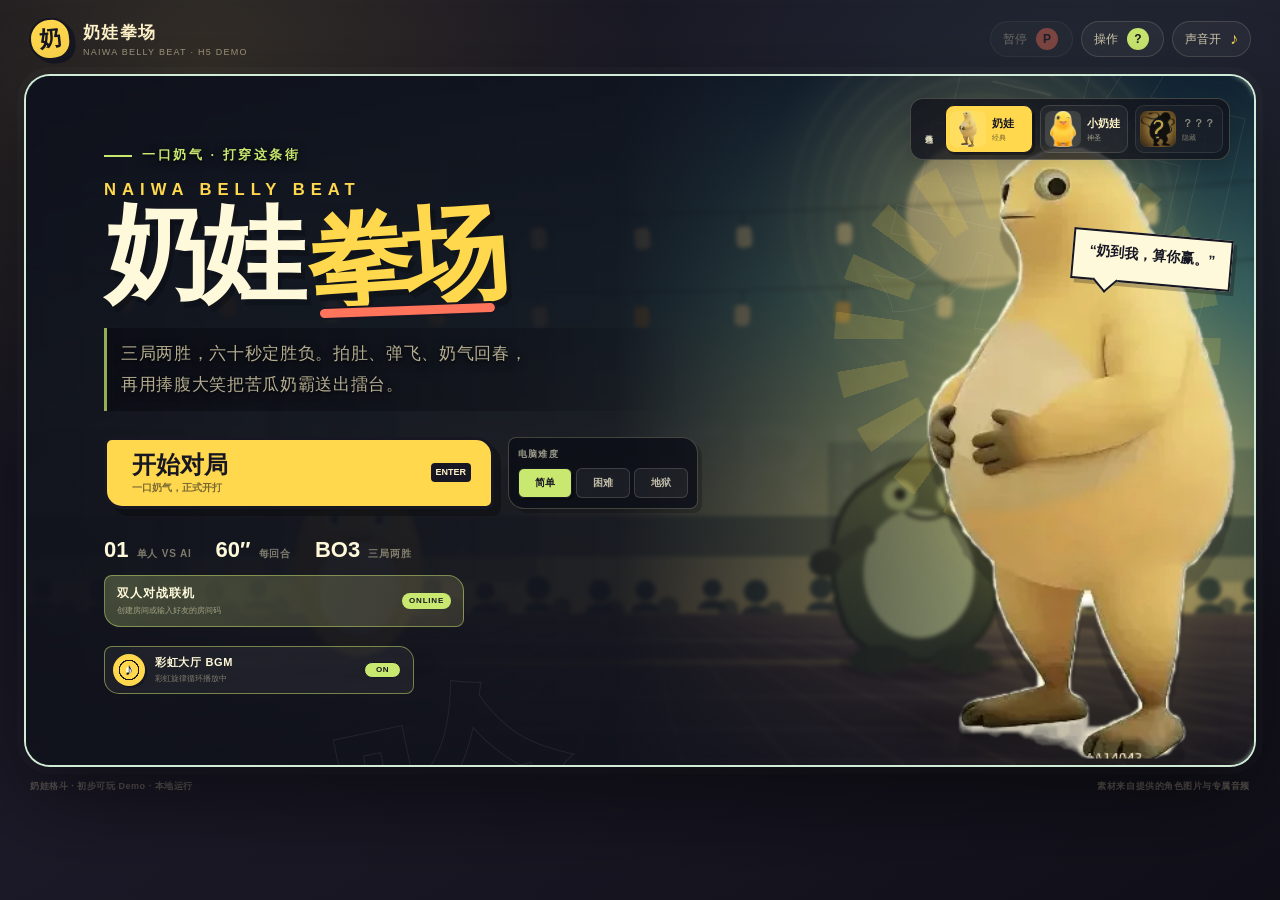
<file: index.html>
<!doctype html>
<html lang="zh-CN">
  <head>
    <meta charset="UTF-8" />
    <meta name="viewport" content="width=device-width, initial-scale=1.0, viewport-fit=cover" />
    <meta name="theme-color" content="#151521" />
    <meta name="screen-orientation" content="landscape" />
    <meta name="x5-orientation" content="landscape" />
    <meta name="x5-fullscreen" content="true" />
    <meta name="full-screen" content="yes" />
    <meta
      name="description"
      content="奶娃拳场：一个可以直接在浏览器中游玩的三局两胜奶娃格斗 Demo。"
    />
    <title>奶娃拳场 · NAIWA BELLY BEAT</title>
    <link rel="icon" href="./assets/characters/naiwa-guard.webp" />
    <link rel="manifest" href="./manifest.webmanifest" />
    <link rel="stylesheet" href="./styles.css?v=20261126-134" />
  </head>
  <body>
    <div class="page">
      <header class="page-header">
        <a class="brand" href="#" aria-label="奶娃拳场">
          <span class="brand-mark">奶</span>
          <span>
            <strong>奶娃拳场</strong>
            <small>NAIWA BELLY BEAT · H5 DEMO</small>
          </span>
        </a>
        <div class="header-actions">
          <button
            class="icon-button pause-button"
            id="pauseButton"
            type="button"
            aria-label="暂停游戏"
            disabled
          >
            <span id="pauseButtonLabel">暂停</span>
            <kbd>P</kbd>
          </button>
          <button class="icon-button" id="helpButton" type="button" aria-label="查看操作说明">
            <span>操作</span>
            <kbd>?</kbd>
          </button>
          <button class="icon-button" id="soundButton" type="button" aria-label="关闭声音">
            <span id="soundLabel">声音开</span>
            <span id="soundIcon" aria-hidden="true">♪</span>
          </button>
        </div>
      </header>

      <main class="game-frame" id="gameFrame">
        <canvas id="gameCanvas" width="1440" height="810" aria-label="奶娃拳场游戏画面"></canvas>
        <audio
          id="ultimateAudio"
          src="./assets/audio/naiwa-ultimate.mp3"
          preload="none"
          playsinline
          aria-hidden="true"
        ></audio>
        <audio
          id="miniUltimateAudio"
          src="./assets/audio/mini-holy.mp3"
          preload="none"
          playsinline
          aria-hidden="true"
        ></audio>
    <audio
      id="divineUltimateAudio"
      src="./assets/audio/divine-ultimate.mp3"
      preload="none"
      playsinline
      aria-hidden="true"
    ></audio>
    <audio
      id="matchMusicAudio"
      src="./assets/audio/match-bgm-lite.ogg"
      preload="auto"
      playsinline
      aria-hidden="true"
    ></audio>
        <audio
          id="koAnthemAudio"
          src="./assets/audio/finisher-anthem.mp3"
          preload="none"
          playsinline
          aria-hidden="true"
        ></audio>

        <div class="screen-grain" aria-hidden="true"></div>
        <div class="screen-vignette" aria-hidden="true"></div>
        <div class="impact-overlay" id="impactOverlay" aria-hidden="true"></div>

        <section class="hud" id="hud" aria-label="对战信息">
          <div class="fighter-hud player-hud">
            <div class="portrait">
              <img id="playerPortrait" src="./assets/characters/naiwa-guard.webp" alt="" />
              <span class="portrait-tag">P1</span>
            </div>
            <div class="fighter-info">
              <div class="fighter-name-row">
                <strong id="playerName">奶娃</strong>
                <span id="playerNameEn">NAIWA</span>
              </div>
              <div class="health-track">
                <div class="health-lag" id="playerHealthLag"></div>
                <div class="health-fill" id="playerHealth"></div>
                <span class="health-shine"></span>
              </div>
              <div class="meter-row">
                <span>奶气</span>
                <div class="meter-track">
                  <div class="meter-fill" id="playerMeter"></div>
                  <i></i><i></i><i></i>
                </div>
                <b id="playerMeterText">0</b>
              </div>
            </div>
          </div>

          <div class="round-center">
            <div class="round-label" id="roundLabel">第一回合</div>
            <div class="timer-shell">
              <span class="timer-dot"></span>
              <strong id="timer">60</strong>
            </div>
            <div class="round-score" aria-label="局分">
              <span id="playerRound1"></span>
              <span id="playerRound2"></span>
              <span id="playerRound3"></span>
              <em>BO3</em>
              <span id="enemyRound3"></span>
              <span id="enemyRound2"></span>
              <span id="enemyRound1"></span>
            </div>
          </div>

          <div class="fighter-hud enemy-hud">
            <div class="fighter-info">
              <div class="fighter-name-row">
                <span id="enemyDifficultyTag">AI · 简单</span>
                <strong id="enemyName">苦瓜奶霸</strong>
              </div>
              <div class="health-track">
                <div class="health-lag" id="enemyHealthLag"></div>
                <div class="health-fill" id="enemyHealth"></div>
                <span class="health-shine"></span>
              </div>
              <div class="meter-row">
                <b id="enemyMeterText">0</b>
                <div class="meter-track">
                  <div class="meter-fill" id="enemyMeter"></div>
                  <i></i><i></i><i></i>
                </div>
                <span>奶气</span>
              </div>
            </div>
            <div class="portrait portrait-enemy">
              <img src="./assets/characters/naiwa-roar-cutin.webp" alt="" />
              <span class="portrait-tag">CPU</span>
            </div>
          </div>
        </section>

        <div class="combo-callout" id="comboCallout" aria-live="polite">
          <strong>2</strong>
          <span>连击！</span>
        </div>

        <div class="center-callout" id="centerCallout" aria-live="assertive"></div>

        <div class="ko-badge" id="koBadge" aria-live="assertive">
          <small>BELLY DOWN</small>
          <strong>K.O.</strong>
        </div>

        <section class="skill-dock" id="skillDock" aria-label="技能栏">
          <article class="skill-card" data-key="f" data-skill="light">
            <div class="skill-art">
                <img id="enemyPortrait" src="./assets/characters/naiwa-guard.webp" alt="" />
              <kbd>F</kbd>
            </div>
            <div>
              <strong>拍肚皮</strong>
              <span>快速轻击</span>
            </div>
            <i class="ready-pip"></i>
          </article>
          <article class="skill-card" data-key="c" data-skill="heavy">
            <div class="skill-art skill-art-wide">
              <img src="./assets/characters/naiwa-palm.webp" alt="" />
              <kbd>C</kbd>
            </div>
            <div>
              <strong>肚皮弹</strong>
              <span>重击 · 击飞</span>
            </div>
            <i class="ready-pip"></i>
          </article>
          <article class="skill-card" data-key="g" data-skill="rush">
            <div class="skill-art">
              <img src="./assets/characters/naiwa-fist.webp" alt="" />
              <kbd>G</kbd>
            </div>
            <div>
              <strong>奶拳突进</strong>
              <span>前冲 · 正面击退</span>
            </div>
            <i class="ready-pip"></i>
          </article>
          <article class="skill-card" data-key="t" data-skill="heal">
            <div class="skill-art">
              <img src="./assets/characters/naiwa-guard.webp" alt="" />
              <kbd>T</kbd>
            </div>
            <div>
              <strong>奶气回春</strong>
              <span>25 奶气 · 回复 60</span>
            </div>
            <i class="ready-pip"></i>
          </article>
          <article class="skill-card ultimate-card" data-key="b" data-skill="ultimate">
            <div class="skill-art skill-art-roar">
              <img src="./assets/characters/naiwa-roar-cutin.webp" alt="" />
              <kbd>B</kbd>
            </div>
            <div>
              <strong>捧腹大笑</strong>
              <span>满气 · 四段笑浪</span>
            </div>
            <i class="ready-pip"></i>
          </article>
        </section>

        <div class="control-hint">
          <span><kbd>A</kbd><kbd>D</kbd> 移动</span>
          <span><kbd>SPACE</kbd> 跳跃</span>
          <span><kbd>G</kbd> 冲拳</span>
          <span><kbd>Z</kbd> 格挡 · 完美判定</span>
          <span><kbd>J</kbd> 房主低血涅槃</span>
          <span><kbd>P</kbd> 暂停</span>
        </div>

        <section class="start-screen" id="startScreen" aria-labelledby="gameTitle">
          <div class="start-deco deco-1" aria-hidden="true">齁</div>
          <div class="start-deco deco-2" aria-hidden="true">哈</div>
          <div class="start-content">
            <div class="eyebrow"><span></span> 一口奶气 · 打穿这条街</div>
            <h1 id="gameTitle">
              <span class="title-small">NAIWA BELLY BEAT</span>
              <span class="title-main">奶娃<em>拳场</em></span>
            </h1>
            <p class="start-copy">
              三局两胜，六十秒定胜负。拍肚、弹飞、奶气回春，<br />
              再用捧腹大笑把苦瓜奶霸送出擂台。
            </p>
            <div class="start-actions-row">
              <button class="start-button" id="startButton" type="button" disabled>
                <span class="start-button-copy">
                  <i>开始对局</i>
                  <span id="startButtonLabel">正在热奶...</span>
                </span>
                <kbd>ENTER</kbd>
              </button>
              <div class="difficulty-picker" id="difficultyPicker" role="group" aria-label="选择电脑难度">
                <span class="difficulty-label">电脑难度</span>
                <div class="difficulty-options">
                  <button class="is-selected" type="button" data-difficulty="easy" aria-pressed="true">简单</button>
                  <button type="button" data-difficulty="hard" aria-pressed="false">困难</button>
                  <button type="button" data-difficulty="hell" aria-pressed="false">地狱</button>
                </div>
              </div>
            </div>
            <div class="start-meta">
              <div><strong>01</strong><span>单人 VS AI</span></div>
              <div><strong>60″</strong><span>每回合</span></div>
              <div><strong>BO3</strong><span>三局两胜</span></div>
            </div>
            <button class="online-entry" id="onlineButton" type="button" disabled>
              <span>
                <strong>双人对战联机</strong>
                <small>创建房间或输入好友的房间码</small>
              </span>
              <i>ONLINE</i>
            </button>
            <button class="lobby-music-button" id="lobbyMusicButton" type="button">
              <span class="music-disc" aria-hidden="true">♪</span>
              <span>
                <strong>彩虹大厅 BGM</strong>
                <small>原创温柔循环 · 点击播放</small>
              </span>
              <i>OFF</i>
            </button>
          </div>
          <div class="hero-stack" aria-hidden="true">
            <div class="halo"></div>
            <span class="hero-caption">“奶到我，算你赢。”</span>
            <img class="hero-pose" id="heroPose" src="./assets/characters/naiwa-guard.webp" alt="" fetchpriority="high" />
            <div class="hero-shadow"></div>
          </div>
          <div class="character-picker" id="characterPicker" role="group" aria-label="选择角色">
            <span class="picker-label">选择角色</span>
            <button class="is-selected" type="button" data-character="naiwa" aria-pressed="true">
              <img src="./assets/characters/naiwa-guard.webp" alt="" />
              <span><strong>奶娃</strong><small>经典</small></span>
            </button>
            <button type="button" data-character="mini" aria-pressed="false">
              <img src="./assets/characters/mini-base.webp" alt="" fetchpriority="high" />
              <span><strong>小奶娃</strong><small>神圣</small></span>
            </button>
            <button
              class="divine-hidden-slot"
              id="hiddenCharacterButton"
              type="button"
              aria-label="查看隐藏形态，神-奶娃"
              aria-haspopup="dialog"
              title="隐藏形态：濒死致命一击时，满奶气按 J 涅槃重生"
            >
              <span class="divine-silhouette">
                <img src="./assets/characters/divine-aura-silhouette.png" alt="" loading="lazy" decoding="async" />
                <svg class="mystery-mark mystery-mark-small" viewBox="0 0 100 122" aria-hidden="true">
                  <path d="M20 36C20 15 34 3 53 3c20 0 33 13 33 31 0 16-9 26-24 35-10 6-13 11-13 21v4H28v-7c0-17 8-27 23-36 10-6 14-10 14-17 0-8-6-14-15-14-9 0-14 6-14 16H20Z" />
                  <rect x="36" y="104" width="23" height="17" rx="6" />
                </svg>
              </span>
              <span><strong>？？？</strong><small>隐藏</small></span>
            </button>
          </div>
        </section>

        <section class="round-overlay" id="roundOverlay" aria-live="assertive" hidden>
          <div class="round-card">
            <span class="round-kicker" id="roundKicker">ROUND 1</span>
            <h2 id="roundWinner">奶娃胜！</h2>
            <p id="roundReason">一记肚子，稳稳拿下一局。</p>
            <div class="round-victory-pose" id="roundVictoryPose"></div>
            <button id="nextRoundButton" type="button">
              <span id="nextRoundLabel">下一回合</span>
              <kbd>ENTER</kbd>
            </button>
          </div>
        </section>

        <section class="final-overlay" id="finalOverlay" aria-live="assertive" hidden>
          <div class="final-rays" aria-hidden="true"></div>
          <div class="final-card">
            <span class="round-kicker">MATCH COMPLETE</span>
            <p class="final-pretitle" id="finalPretitle">本场冠军</p>
            <h2 id="finalWinner">奶娃</h2>
            <p id="finalScore">2 : 1</p>
            <div class="final-quote" id="finalQuote">今日份的奶气，全场第一。</div>
            <div class="overlay-button-row">
              <button id="rematchButton" type="button">
                再来一局
                <kbd>ENTER</kbd>
              </button>
              <button class="secondary-button" id="changeCharacterButton" type="button">更换角色</button>
            </div>
          </div>
        </section>

        <section class="hidden-character-modal" id="hiddenCharacterModal" role="dialog" aria-modal="true" aria-labelledby="hiddenCharacterTitle" hidden>
          <div class="hidden-character-card">
            <button class="hidden-character-close" id="hiddenCharacterClose" type="button" aria-label="关闭隐藏角色介绍">×</button>
            <span>SEALED ENTITY · FILE ???</span>
            <div class="hidden-character-figure">
              <img src="./assets/characters/divine-aura-silhouette.png" alt="" loading="lazy" decoding="async" />
              <svg class="mystery-mark" viewBox="0 0 100 122" aria-hidden="true">
                <path d="M20 36C20 15 34 3 53 3c20 0 33 13 33 31 0 16-9 26-24 35-10 6-13 11-13 21v4H28v-7c0-17 8-27 23-36 10-6 14-10 14-17 0-8-6-14-15-14-9 0-14 6-14 16H20Z" />
                <rect x="36" y="104" width="23" height="17" rx="6" />
              </svg>
            </div>
            <h2 id="hiddenCharacterTitle">？？？</h2>
            <strong>？？？</strong>
            <p>轮廓已经显现，样貌仍被天火遮蔽。</p>
            <small>仅经典奶娃可触发：濒死时受到致命一击且奶气满格，按 J 涅槃重生。神-奶娃在场时，敌方完美格挡概率降低 20%。</small>
          </div>
        </section>

        <section class="ko-finisher" id="koFinisher" aria-live="assertive" hidden>
          <div class="ko-finisher-noise" aria-hidden="true"></div>
          <div class="ko-finisher-ring" aria-hidden="true"></div>
          <div class="ko-rain" aria-hidden="true">
            <i></i><i></i><i></i><i></i><i></i><i></i><i></i><i></i>
          </div>
          <div class="ko-finisher-copy">
            <span class="ko-finisher-kicker" id="koFinisherKicker">LAST BELL · 最后一击</span>
            <p id="koFinisherLine1">成为一只平静的奶娃</p>
            <strong id="koFinisherLine2">要流尽多少眼泪</strong>
          </div>
          <div class="ko-calm-stage">
            <span class="ko-calm-halo" aria-hidden="true"></span>
            <img id="koFinisherImage" src="./assets/characters/naiwa-calm.webp" alt="平静站立的奶娃" loading="lazy" decoding="async" />
            <i class="ko-tear tear-a" aria-hidden="true"></i>
            <i class="ko-tear tear-b" aria-hidden="true"></i>
            <i class="ko-tear tear-c" aria-hidden="true"></i>
          </div>
          <div class="ko-finisher-mark" aria-hidden="true">K.O.</div>
          <button class="ko-finisher-skip" id="koFinisherSkip" type="button">跳过终结画面</button>
        </section>

        <section class="holy-ultimate" id="holyUltimate" hidden aria-live="assertive">
          <div class="holy-rays" aria-hidden="true"></div>
          <div class="holy-cloud cloud-a" aria-hidden="true"></div>
          <div class="holy-cloud cloud-b" aria-hidden="true"></div>
          <div class="holy-copy">
            <span id="holyUltimateKicker">MINI NAIWA · DIVINE ARRIVAL</span>
            <h2 id="holyUltimateTitle">奶娃神圣降临</h2>
            <p id="holyUltimateLine">圣光落下，只为一击。</p>
          </div>
          <div class="holy-poster">
            <span class="holy-halo" aria-hidden="true"></span>
            <img id="holyUltimateMiniImage" src="./assets/characters/mini-holy.webp" alt="小奶娃在圣光中降临" loading="lazy" decoding="async" />
            <img
              id="holyUltimateNaiwaImage"
              src="./assets/characters/naiwa-ultimate-bg-v1.jpg?v=48"
              alt="奶娃捧腹大笑蓄力"
              loading="lazy"
              decoding="async"
              hidden
            />
            <img
              id="holyUltimateDivineImage"
              src="./assets/characters/divine-ultimate.jpg"
              alt="神-奶娃悬浮于天火之中"
              loading="lazy"
              decoding="async"
              hidden
            />
          </div>
          <strong class="holy-hit-word" id="holyUltimateHitWord">圣奶一击</strong>
          <button class="holy-skip" id="holySkipButton" type="button">跳过演出 <kbd>B</kbd></button>
        </section>

        <section class="divine-skill-cast" id="divineSkillCast" hidden aria-live="polite">
          <div class="divine-skill-cast-shade" aria-hidden="true"></div>
          <img id="divineSkillCastImage" src="./assets/characters/divine-skill-1.jpg" alt="" loading="lazy" decoding="async" />
          <div class="divine-skill-cast-caption">
            <span>DIVINE NAIWA</span>
            <strong id="divineSkillCastTitle">焚心印</strong>
          </div>
        </section>

        <section class="rebirth-prompt" id="rebirthPrompt" hidden aria-live="assertive">
          <div class="rebirth-card">
            <span>完美格挡 · PERFECT GUARD</span>
            <strong>致命一击</strong>
            <p>满奶气护体 · 在最后一刻按下</p>
            <div class="rebirth-key"><kbd>J</kbd><b>涅槃重生</b></div>
            <i class="rebirth-timer"><span></span></i>
          </div>
        </section>

        <section class="divine-transition" id="divineTransition" hidden aria-live="assertive">
          <video
            id="divineTransitionVideo"
            src="./assets/video/divine-rebirth-lite.mp4"
            preload="metadata"
            playsinline
            aria-label="神-奶娃涅槃重生转场"
          ></video>
          <div class="divine-transition-vignette" aria-hidden="true"></div>
          <div class="divine-transition-caption">
            <span>REBIRTH · DIVINE DESCENT</span>
            <strong>涅槃 · 神临</strong>
          </div>
          <div class="divine-transition-loading">天火正在苏醒...</div>
        </section>

        <section class="pause-overlay" id="pauseOverlay" hidden>
          <div>
            <span>TAKE A BREATH</span>
            <h2>先歇口气</h2>
            <p>奶娃也需要喘一下。</p>
            <div class="overlay-button-row">
              <button id="resumeButton" type="button">继续打 <kbd>P</kbd></button>
              <button class="secondary-button" id="returnLobbyButton" type="button">返回大厅</button>
            </div>
          </div>
        </section>

        <section class="online-panel" id="onlinePanel" hidden aria-live="polite">
          <div class="online-card">
            <button class="online-close" id="onlineClose" type="button" aria-label="关闭联机窗口">×</button>
            <span class="help-kicker">ONLINE VERSUS</span>
            <h2>双人对战联机</h2>
            <p class="online-note">双方可分别选择奶娃或小奶娃；神-奶娃仍需经典奶娃满气涅槃获得。双方都能看到对方动作、飞行道具和命中特效。</p>
            <div class="online-character-picker" id="onlineCharacterPicker" role="group" aria-label="选择联机角色">
              <span>你的联机角色</span>
              <div>
                <button class="is-selected" type="button" data-online-character="naiwa" aria-pressed="true">奶娃</button>
                <button type="button" data-online-character="mini" aria-pressed="false">小奶娃</button>
              </div>
            </div>
            <div class="online-actions">
              <button id="createRoomButton" type="button">创建房间</button>
              <div class="online-join-row">
                <input id="roomCodeInput" type="text" maxlength="6" autocomplete="off" placeholder="输入房间码" />
                <button id="joinRoomButton" type="button">加入房间</button>
              </div>
            </div>
            <div class="online-room-code" id="onlineRoomCode" hidden>
              <span>房间码</span>
              <strong id="onlineRoomCodeText">-----</strong>
              <button id="copyRoomCodeButton" type="button">复制</button>
            </div>
            <p class="online-status" id="onlineStatus">等待创建或加入房间。</p>
          </div>
        </section>

        <aside class="help-panel" id="helpPanel" hidden>
          <button class="help-close" id="helpClose" type="button" aria-label="关闭操作说明">×</button>
          <span class="help-kicker">HOW TO PLAY</span>
          <h2>角色操作手册</h2>
          <div class="help-grid">
            <div><kbd>A</kbd><kbd>D</kbd><strong>左右移动</strong></div>
            <div><kbd>SPACE</kbd><strong>跳跃</strong></div>
            <div><kbd>Z</kbd><strong>按住格挡 · 敌招起手瞬间按下触发完美格挡</strong></div>
            <div><kbd>J</kbd><strong>濒死神迹 · 仅经典奶娃可用；小奶娃没有涅槃机制</strong></div>
          </div>
          <h3 class="help-section-title">角色技能</h3>
          <div class="help-character-grid">
            <article class="help-character-card">
              <header><strong>奶娃</strong><span>经典形态</span></header>
              <ul>
                <li><kbd>F</kbd><span><b>拍肚皮</b> · 快速轻击</span></li>
                <li><kbd>C</kbd><span><b>肚皮弹</b> · 重击击飞</span></li>
                <li><kbd>G</kbd><span><b>奶拳突进</b> · 前冲击退</span></li>
                <li><kbd>T</kbd><span><b>奶气回春</b> · 消耗 25 气回血</span></li>
                <li><kbd>B</kbd><span><b>捧腹大笑</b> · 满气四段笑浪</span></li>
              </ul>
            </article>
            <article class="help-character-card help-character-card--mini">
              <header><strong>小奶娃</strong><span>神圣形态 · 无涅槃</span></header>
              <ul>
                <li><kbd>F</kbd><span><b>奶指戳戳</b> · 快速短距离攻击</span></li>
                <li><kbd>C</kbd><span><b>奶娃飞踢</b> · 重击踢飞</span></li>
                <li><kbd>G</kbd><span><b>爱心奶波</b> · 远程爱心冲击</span></li>
                <li><kbd>T</kbd><span><b>奶气回春</b> · 消耗 25 气回血</span></li>
                <li><kbd>B</kbd><span><b>奶娃神圣降临</b> · 满气超奶一击</span></li>
              </ul>
            </article>
            <article class="help-character-card help-character-card--divine">
              <header><strong>神-奶娃</strong><span>隐藏涅槃形态</span></header>
              <ul>
                <li><kbd>F</kbd><span><b>焚心印</b> · 掌击并附加 30% 易伤标记</span></li>
                <li><kbd>C</kbd><span><b>焚身冲</b> · 突进飞踢并附加焚印</span></li>
                <li><kbd>G</kbd><span><b>静默结界</b> · 600 护盾，护盾内共回复 500</span></li>
                <li><kbd>T</kbd><span><b>烈焰爆弹</b> · 8 发烈焰弹，每发 200 伤害</span></li>
                <li><kbd>B</kbd><span><b>神临·天火</b> · 3000 爆发 + 5 段 500 灼烧</span></li>
              </ul>
            </article>
          </div>
          <p>
            只有成功命中对手才会积攒奶气；连续输入 F / C / G 可衔接下一招，并逐段提高连招伤害。神-奶娃无法直接选择，
            需使用奶娃在满奶气状态下承受致命一击，并按 J 完成涅槃。60 秒结束时，剩余体力比例更高的一方获胜。
          </p>
          <button class="help-primary" id="helpPrimary" type="button">记住了</button>
        </aside>

        <div class="toast" id="toast" role="status" aria-live="polite"></div>

        <section class="touch-controls" id="touchControls" aria-label="触屏操作">
          <div class="virtual-stick-wrap">
            <div class="virtual-stick" id="virtualStick" role="group" aria-label="移动摇杆">
              <span class="virtual-stick-ring" aria-hidden="true"></span>
              <span class="virtual-stick-knob" id="virtualStickKnob" aria-hidden="true"></span>
            </div>
            <small>拖动移动 · 上推跳跃</small>
          </div>
          <div class="touch-actions">
            <button class="touch-jump" data-action="jump" type="button" aria-label="跳跃">跳</button>
            <div class="touch-skills">
            <button data-action="light" type="button">F<small>拍肚</small></button>
            <button data-action="heavy" type="button">C<small>弹飞</small></button>
            <button data-action="rush" type="button">G<small>冲拳</small></button>
            <button data-action="heal" type="button">T<small>回血</small></button>
            <button data-action="ultimate" type="button">B<small>大笑</small></button>
              <button class="touch-guard" data-hold="z" type="button">Z<small>格挡</small></button>
            </div>
          </div>
        </section>

      </main>

      <footer class="page-footer">
        <span>奶娃格斗 · 初步可玩 Demo · 本地运行</span>
        <span>素材来自提供的角色图片与专属音频</span>
      </footer>
    </div>

    <script src="./assets/vendor/peerjs.min.js"></script>
    <script src="./game.js?v=20261126-134"></script>
  </body>
</html>
</file>
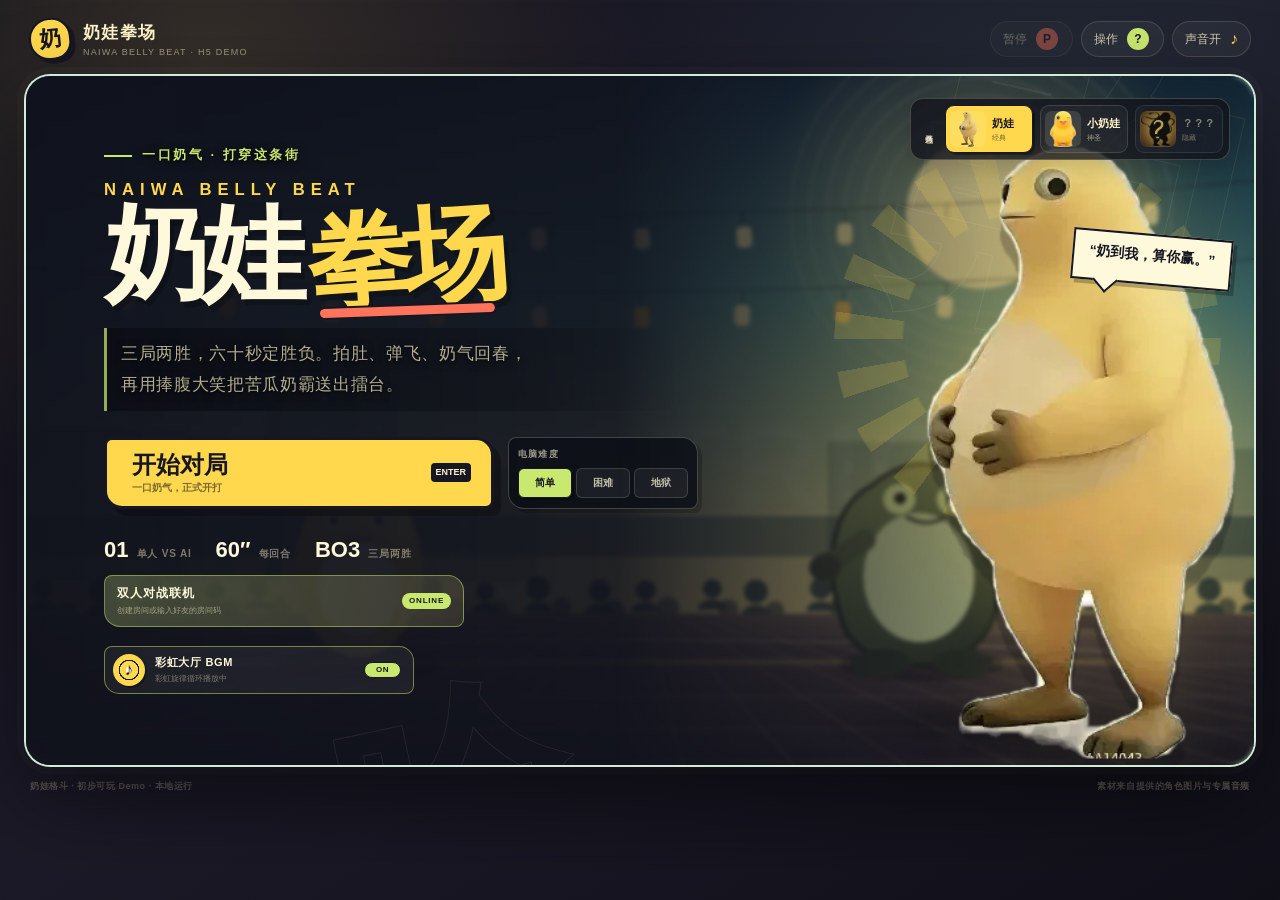
<file: desktop.html>
<!doctype html>
<html lang="zh-CN">
  <head>
    <meta charset="UTF-8" />
    <meta name="viewport" content="width=device-width, initial-scale=1.0" />
    <meta name="theme-color" content="#151521" />
    <meta name="description" content="奶娃拳场电脑版，使用键盘进行三局两胜格斗。" />
    <title>奶娃拳场 · 电脑版</title>
    <link rel="icon" href="./assets/characters/naiwa-guard.webp" />
    <link rel="manifest" href="./manifest.webmanifest" />
    <meta http-equiv="refresh" content="0; url=./index.html?desktop=1&v=20261125-32" />
    <script>
      window.location.replace("./index.html?desktop=1&v=20261125-32");
    </script>
    <style>
      html,
      body {
        display: grid;
        width: 100%;
        height: 100%;
        margin: 0;
        place-items: center;
        color: #fff3c9;
        font-family: "Microsoft YaHei UI", sans-serif;
        background: #171620;
      }
    </style>
  </head>
  <body>
    正在进入奶娃拳场电脑版…
  </body>
</html>
</file>
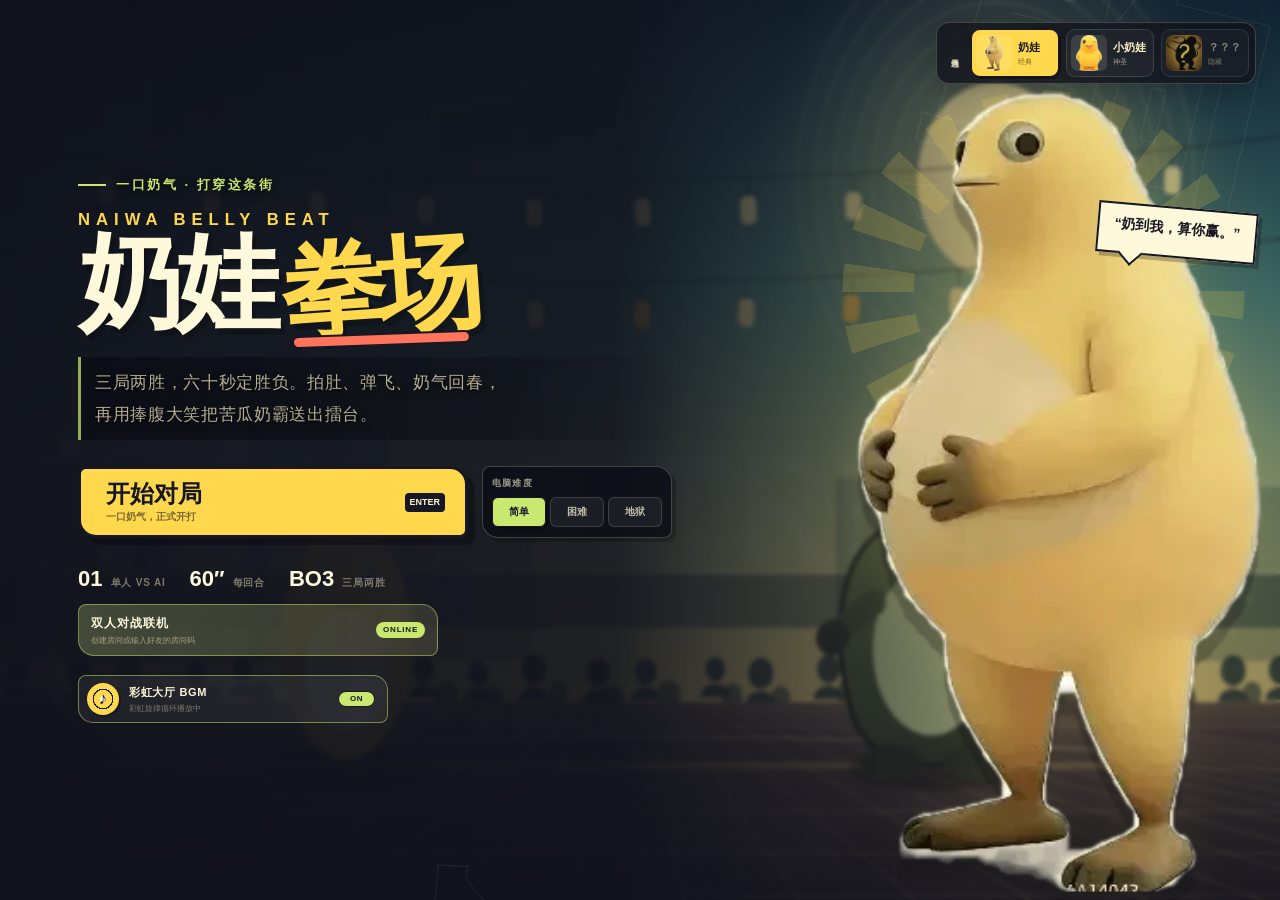
<file: mobile.html>
<!doctype html>
<html lang="zh-CN">
  <head>
    <meta charset="UTF-8" />
    <meta name="viewport" content="width=device-width, initial-scale=1.0, maximum-scale=1.0, user-scalable=no, viewport-fit=cover" />
    <meta name="theme-color" content="#171620" />
    <meta name="screen-orientation" content="landscape" />
    <meta name="x5-orientation" content="landscape" />
    <meta name="x5-fullscreen" content="true" />
    <meta name="full-screen" content="yes" />
    <title>奶娃拳场 · 手机虚拟版</title>
    <link rel="manifest" href="./manifest.webmanifest" />
    <style>
      html,
      body {
        width: 100%;
        height: 100%;
        margin: 0;
        overflow: hidden;
        background: #171620;
      }
      main {
        display: grid;
        height: 100%;
        place-content: center;
        color: #fff3c9;
        font-family: "Microsoft YaHei UI", sans-serif;
        text-align: center;
      }
      strong {
        font-size: 28px;
      }
      small {
        margin-top: 9px;
        color: rgba(255, 243, 201, 0.55);
      }
      a {
        margin-top: 18px;
        color: #c9e86f;
      }
    </style>
    <script>
      window.location.replace("./index.html?mobile=1&v=20261125-32");
    </script>
  </head>
  <body>
    <main>
      <strong>正在进入手机虚拟版…</strong>
      <small>如果没有自动跳转，请点击下方链接</small>
      <a href="./index.html?mobile=1&v=20261125-32">进入奶娃拳场</a>
    </main>
  </body>
</html>
</file>
<file: styles.css>
:root {
  --ink: #171723;
  --ink-soft: #2b2a39;
  --milk: #fff3c9;
  --milk-bright: #fff9db;
  --yolk: #ffd84d;
  --yolk-hot: #ffb52e;
  --pea: #c9e86f;
  --lime: #8fcc54;
  --mint: #b8ebc8;
  --cyan: #73d8d0;
  --coral: #ff745b;
  --paper: #f8efd5;
  --brown: #403321;
  --shadow: rgba(18, 16, 28, 0.32);
  --font-display: "Impact", "Arial Narrow", "Microsoft YaHei UI", sans-serif;
  --font-body: "Microsoft YaHei UI", "Microsoft YaHei", "PingFang SC", sans-serif;
}

* {
  box-sizing: border-box;
}

html {
  min-height: 100%;
  background: #11101a;
}

body {
  margin: 0;
  min-width: 320px;
  min-height: 100vh;
  color: var(--ink);
  font-family: var(--font-body);
  background:
    radial-gradient(circle at 16% 8%, rgba(255, 220, 91, 0.13), transparent 28rem),
    radial-gradient(circle at 82% 20%, rgba(109, 214, 202, 0.09), transparent 32rem),
    linear-gradient(145deg, #14131e 0%, #1c1a28 48%, #111019 100%);
  overflow-x: hidden;
}

button,
a {
  -webkit-tap-highlight-color: transparent;
}

button {
  font: inherit;
}

button:focus-visible,
a:focus-visible {
  outline: 3px solid var(--pea);
  outline-offset: 3px;
}

[hidden] {
  display: none !important;
}

.page {
  width: min(1540px, 100%);
  margin: 0 auto;
  padding: 18px 24px 22px;
}

.page-header,
.page-footer {
  display: flex;
  align-items: center;
  justify-content: space-between;
  color: var(--milk);
}

.page-header {
  min-height: 56px;
  padding: 0 5px 14px;
}

.brand {
  display: inline-flex;
  gap: 12px;
  align-items: center;
  color: inherit;
  text-decoration: none;
}

.brand-mark {
  display: grid;
  width: 42px;
  height: 42px;
  place-items: center;
  color: var(--ink);
  font-weight: 900;
  font-size: 22px;
  background: var(--yolk);
  border: 2px solid var(--ink);
  border-radius: 50% 46% 42% 48%;
  box-shadow: 4px 4px 0 var(--ink);
  transform: rotate(-6deg);
}

.brand strong,
.brand small {
  display: block;
}

.brand strong {
  font-size: 17px;
  letter-spacing: 0.08em;
}

.brand small {
  margin-top: 3px;
  color: rgba(255, 243, 201, 0.55);
  font-family: var(--font-display);
  font-size: 9px;
  letter-spacing: 0.14em;
}

.header-actions {
  display: flex;
  gap: 8px;
}

.icon-button {
  display: flex;
  gap: 9px;
  align-items: center;
  min-height: 36px;
  padding: 0 12px;
  color: rgba(255, 243, 201, 0.8);
  font-size: 12px;
  background: rgba(255, 255, 255, 0.045);
  border: 1px solid rgba(255, 243, 201, 0.14);
  border-radius: 999px;
  cursor: pointer;
  transition: 160ms ease;
}

.icon-button:hover {
  color: var(--milk-bright);
  background: rgba(255, 255, 255, 0.09);
  border-color: rgba(255, 243, 201, 0.28);
}

.icon-button kbd {
  display: grid;
  width: 22px;
  height: 22px;
  place-items: center;
  color: var(--ink);
  font: 800 12px/1 var(--font-body);
  background: var(--pea);
  border: 0;
  border-radius: 50%;
  box-shadow: none;
}

.icon-button:disabled {
  cursor: not-allowed;
  opacity: 0.42;
}

.pause-button kbd {
  background: var(--coral);
}

.pause-button.is-paused {
  color: var(--ink);
  background: var(--yolk);
  border-color: var(--ink);
}

.pause-button.is-paused kbd {
  background: var(--pea);
}

#soundIcon {
  color: var(--yolk);
  font-weight: 900;
  font-size: 16px;
}

.game-frame {
  position: relative;
  width: 100%;
  aspect-ratio: 16 / 9;
  overflow: hidden;
  isolation: isolate;
  background: #bde8db;
  border: 2px solid rgba(255, 243, 201, 0.3);
  border-radius: 26px;
  box-shadow:
    0 36px 90px rgba(0, 0, 0, 0.5),
    0 0 0 7px rgba(255, 255, 255, 0.025),
    inset 0 0 0 1px rgba(255, 255, 255, 0.4);
}

#gameCanvas {
  position: absolute;
  inset: 0;
  width: 100%;
  height: 100%;
  display: block;
  touch-action: none;
}

.screen-grain,
.screen-vignette {
  position: absolute;
  inset: 0;
  pointer-events: none;
}

.screen-grain {
  z-index: 2;
  display: none;
  opacity: 0;
  background-image: url("data:image/svg+xml,%3Csvg viewBox='0 0 180 180' xmlns='http://www.w3.org/2000/svg'%3E%3Cfilter id='n'%3E%3CfeTurbulence type='fractalNoise' baseFrequency='.8' numOctaves='3' stitchTiles='stitch'/%3E%3C/filter%3E%3Crect width='100%25' height='100%25' filter='url(%23n)' opacity='.75'/%3E%3C/svg%3E");
  mix-blend-mode: soft-light;
}

.screen-vignette {
  z-index: 3;
  background: radial-gradient(circle at center, transparent 58%, rgba(9, 15, 21, 0.32) 100%);
}

.impact-overlay {
  --impact-x: 50%;
  --impact-y: 48%;
  position: absolute;
  z-index: 4;
  inset: 0;
  pointer-events: none;
  opacity: 0;
  background:
    radial-gradient(
      circle at var(--impact-x) var(--impact-y),
      rgba(255, 255, 239, 0.76) 0,
      rgba(255, 235, 142, 0.24) 15%,
      transparent 36%
    ),
    linear-gradient(90deg, rgba(255, 124, 88, 0.28), transparent 13%, transparent 87%, rgba(255, 124, 88, 0.28));
  mix-blend-mode: screen;
}

.impact-overlay.is-heavy {
  background:
    radial-gradient(
      circle at var(--impact-x) var(--impact-y),
      rgba(255, 255, 245, 0.88) 0,
      rgba(255, 217, 92, 0.32) 17%,
      transparent 39%
    ),
    linear-gradient(90deg, rgba(255, 108, 76, 0.42), transparent 17%, transparent 83%, rgba(255, 108, 76, 0.42));
}

.impact-overlay.is-active {
  animation: impact-frame 210ms steps(5, end) both;
}

.game-frame.is-cinematic .hud,
.game-frame.is-cinematic .skill-dock,
.game-frame.is-cinematic .control-hint,
.game-frame.is-cinematic .touch-controls,
.game-frame.is-cinematic .impact-overlay,
.game-frame.is-cinematic .screen-grain,
.game-frame.is-cinematic .screen-vignette {
  display: none !important;
}

.hud {
  position: absolute;
  z-index: 10;
  top: 20px;
  right: 24px;
  left: 24px;
  display: grid;
  grid-template-columns: 1fr 144px 1fr;
  gap: 24px;
  align-items: start;
  pointer-events: none;
  opacity: 0;
  transform: translateY(-12px);
  transition: opacity 350ms ease, transform 350ms ease;
}

.game-frame.is-playing .hud,
.game-frame.is-round-over .hud,
.game-frame.is-match-over .hud {
  opacity: 1;
  transform: none;
}

.fighter-hud {
  display: flex;
  gap: 12px;
  align-items: flex-start;
  min-width: 0;
}

.enemy-hud {
  justify-content: flex-end;
}

.portrait {
  position: relative;
  flex: 0 0 auto;
  width: 74px;
  height: 74px;
  overflow: hidden;
  background: linear-gradient(145deg, var(--yolk), #f4b827);
  border: 3px solid var(--ink);
  border-radius: 20px 20px 23px 17px;
  box-shadow: 4px 4px 0 rgba(23, 23, 35, 0.45);
}

.portrait img {
  width: 100%;
  height: 100%;
  object-fit: cover;
  object-position: 50% 20%;
  transform: scale(1.3);
  transform-origin: 50% 15%;
}

.portrait-enemy {
  background: #424a2c;
}

.portrait-enemy img {
  filter: hue-rotate(62deg) saturate(0.85) brightness(0.84);
}

.portrait-tag {
  position: absolute;
  right: 4px;
  bottom: 3px;
  padding: 2px 5px;
  color: var(--ink);
  font: 900 9px/1 var(--font-display);
  letter-spacing: 0.08em;
  background: var(--pea);
  border-radius: 4px;
}

.fighter-info {
  flex: 1;
  min-width: 0;
  padding-top: 4px;
}

.fighter-name-row {
  display: flex;
  gap: 8px;
  align-items: baseline;
  height: 22px;
  color: var(--milk-bright);
  text-shadow: 0 2px 4px rgba(23, 23, 35, 0.45);
}

.fighter-name-row strong {
  font-size: 18px;
  letter-spacing: 0.08em;
}

.fighter-name-row span {
  font: 800 10px/1 var(--font-display);
  letter-spacing: 0.14em;
  opacity: 0.55;
}

.enemy-hud .fighter-name-row {
  justify-content: flex-start;
  flex-direction: row-reverse;
}

.health-track {
  position: relative;
  height: 23px;
  overflow: hidden;
  background: rgba(16, 16, 27, 0.78);
  border: 3px solid var(--ink);
  border-radius: 3px 10px 3px 10px;
  box-shadow: 3px 3px 0 rgba(23, 23, 35, 0.25);
  clip-path: polygon(0 0, 100% 0, calc(100% - 9px) 100%, 0 100%);
}

.enemy-hud .health-track {
  clip-path: polygon(9px 0, 100% 0, 100% 100%, 0 100%);
}

.health-fill,
.health-lag {
  position: absolute;
  top: 0;
  bottom: 0;
  left: 0;
  width: 100%;
}

.health-lag {
  background: #fff5bf;
  transition: width 520ms cubic-bezier(0.18, 0.82, 0.24, 1) 180ms;
}

.health-fill {
  background:
    linear-gradient(90deg, rgba(255, 255, 255, 0.2), transparent 32%),
    linear-gradient(90deg, #76ca55, #c9e66c 56%, #f4d74d);
  transition: width 160ms ease-out;
}

.health-fill.is-low {
  background: linear-gradient(90deg, #e04f43, #ff8e45 58%, #ffcb43);
  animation: low-pulse 760ms ease-in-out infinite alternate;
}

.enemy-hud .health-fill,
.enemy-hud .health-lag {
  right: 0;
  left: auto;
}

.enemy-hud .health-fill {
  background:
    linear-gradient(270deg, rgba(255, 255, 255, 0.18), transparent 32%),
    linear-gradient(270deg, #a2c557, #d6d65e 58%, #f4c958);
}

.health-shine {
  position: absolute;
  top: 3px;
  right: 7px;
  left: 7px;
  height: 3px;
  opacity: 0.5;
  background: rgba(255, 255, 255, 0.5);
  border-radius: 999px;
}

.meter-row {
  display: flex;
  gap: 7px;
  align-items: center;
  margin-top: 5px;
  color: rgba(255, 249, 219, 0.7);
  font-size: 10px;
  font-weight: 800;
}

.enemy-hud .meter-row {
  justify-content: flex-end;
}

.meter-track {
  position: relative;
  flex: 0 1 180px;
  height: 9px;
  overflow: hidden;
  background: rgba(23, 23, 35, 0.68);
  border: 1px solid rgba(255, 243, 201, 0.35);
  border-radius: 999px;
}

.meter-fill {
  position: absolute;
  inset: 0 auto 0 0;
  width: 0%;
  background: linear-gradient(90deg, var(--cyan), var(--pea));
  border-radius: inherit;
  transition: width 180ms ease;
}

.meter-fill.is-full {
  background: linear-gradient(90deg, var(--yolk), #fff5b0, var(--yolk));
  box-shadow: 0 0 12px rgba(255, 227, 85, 0.8);
  animation: meter-ready 680ms ease-in-out infinite alternate;
}

.meter-track i {
  position: relative;
  z-index: 2;
  display: inline-block;
  width: 1px;
  height: 100%;
  margin-left: 24%;
  background: rgba(23, 23, 35, 0.48);
}

.meter-row b {
  min-width: 18px;
  color: var(--milk);
  font-size: 10px;
}

.round-center {
  display: flex;
  flex-direction: column;
  align-items: center;
  color: var(--milk);
}

.round-label {
  margin-bottom: 3px;
  color: rgba(255, 249, 219, 0.76);
  font-size: 10px;
  font-weight: 800;
  letter-spacing: 0.18em;
}

.timer-shell {
  position: relative;
  display: flex;
  width: 90px;
  height: 63px;
  align-items: center;
  justify-content: center;
  color: var(--milk-bright);
  background: linear-gradient(180deg, #242331, #15151f);
  border: 3px solid var(--ink);
  border-radius: 9px 18px 9px 18px;
  box-shadow:
    0 5px 0 rgba(23, 23, 35, 0.35),
    inset 0 1px 0 rgba(255, 255, 255, 0.18);
  transform: rotate(-1deg);
}

.timer-shell::before,
.timer-shell::after {
  position: absolute;
  top: 10px;
  width: 8px;
  height: 30px;
  content: "";
  background: var(--yolk);
  border: 2px solid var(--ink);
}

.timer-shell::before {
  left: -8px;
  border-radius: 50% 0 0 50%;
}

.timer-shell::after {
  right: -8px;
  border-radius: 0 50% 50% 0;
}

.timer-shell strong {
  font: 900 42px/1 var(--font-display);
  letter-spacing: 0.04em;
  text-shadow: 2px 3px 0 rgba(0, 0, 0, 0.38);
}

.timer-dot {
  position: absolute;
  top: 7px;
  right: 9px;
  width: 6px;
  height: 6px;
  background: var(--coral);
  border-radius: 50%;
  box-shadow: 0 0 7px var(--coral);
}

.round-score {
  display: flex;
  gap: 4px;
  align-items: center;
  justify-content: center;
  margin-top: 7px;
}

.round-score span {
  width: 9px;
  height: 9px;
  background: rgba(255, 249, 219, 0.18);
  border: 1px solid rgba(255, 249, 219, 0.52);
  border-radius: 50%;
}

.round-score span.is-won {
  background: var(--yolk);
  border-color: var(--ink);
  box-shadow: 0 0 0 2px rgba(255, 216, 77, 0.25);
}

.round-score em {
  margin: 0 4px;
  color: rgba(255, 249, 219, 0.55);
  font: 800 8px/1 var(--font-display);
  letter-spacing: 0.08em;
  font-style: normal;
}

.skill-dock {
  position: absolute;
  z-index: 12;
  bottom: 18px;
  left: 50%;
  display: grid;
  grid-template-columns: repeat(5, minmax(0, 1fr));
  gap: 8px;
  width: min(830px, calc(100% - 260px));
  pointer-events: none;
  opacity: 0;
  transform: translate(-50%, 12px);
  transition: opacity 260ms ease, transform 260ms ease;
}

.game-frame.is-playing .skill-dock {
  opacity: 1;
  transform: translate(-50%, 0);
}

.skill-card {
  position: relative;
  display: flex;
  gap: 9px;
  min-width: 0;
  height: 64px;
  padding: 7px 10px 7px 7px;
  overflow: hidden;
  background: rgba(20, 20, 31, 0.82);
  border: 2px solid rgba(255, 243, 201, 0.28);
  border-radius: 12px;
  box-shadow: 0 8px 20px rgba(14, 13, 23, 0.22);
}

.skill-card::before {
  position: absolute;
  inset: 0;
  content: "";
  opacity: 0.2;
  background: linear-gradient(110deg, transparent 40%, var(--yolk) 40%, var(--yolk) 42%, transparent 42%);
}

.skill-card > div:nth-child(2) {
  position: relative;
  z-index: 1;
  display: flex;
  min-width: 0;
  flex-direction: column;
  justify-content: center;
}

.skill-card strong,
.skill-card span {
  overflow: hidden;
  text-overflow: ellipsis;
  white-space: nowrap;
}

.skill-card strong {
  color: var(--milk-bright);
  font-size: 13px;
}

.skill-card span {
  margin-top: 3px;
  color: rgba(255, 249, 219, 0.52);
  font-size: 9px;
}

.skill-art {
  position: relative;
  z-index: 1;
  flex: 0 0 46px;
  height: 46px;
  overflow: hidden;
  background: #ffdd68;
  border: 2px solid var(--ink);
  border-radius: 9px;
}

.skill-art img {
  width: 100%;
  height: 100%;
  object-fit: cover;
  object-position: 50% 22%;
}

.skill-art-wide img {
  transform: scale(1.25);
  object-position: 50% 38%;
}

.skill-art-roar img {
  filter: saturate(1.15) contrast(1.05);
}

.skill-art kbd {
  position: absolute;
  right: 2px;
  bottom: 2px;
  display: grid;
  width: 17px;
  height: 17px;
  place-items: center;
  color: var(--ink);
  font: 900 10px/1 var(--font-body);
  background: var(--milk-bright);
  border: 1px solid var(--ink);
  border-radius: 4px;
  box-shadow: none;
}

.ready-pip {
  position: absolute;
  z-index: 2;
  top: 7px;
  right: 7px;
  width: 6px;
  height: 6px;
  background: var(--pea);
  border-radius: 50%;
  transition: 160ms ease;
}

.skill-card.is-unavailable {
  opacity: 0.43;
}

.skill-card.is-unavailable .ready-pip {
  background: #8c8791;
}

.skill-card.is-ready {
  border-color: rgba(201, 232, 111, 0.7);
  box-shadow:
    0 0 20px rgba(201, 232, 111, 0.18),
    inset 0 0 0 1px rgba(201, 232, 111, 0.2);
}

.ultimate-card {
  background: rgba(43, 34, 22, 0.88);
}

.ultimate-card.is-unavailable .skill-art {
  filter: grayscale(0.7);
}

.control-hint {
  position: absolute;
  z-index: 12;
  bottom: 22px;
  left: 22px;
  display: flex;
  flex-direction: column;
  gap: 6px;
  color: rgba(255, 249, 219, 0.72);
  font-size: 9px;
  font-weight: 700;
  pointer-events: none;
  opacity: 0;
  transition: opacity 260ms ease;
}

.game-frame.is-playing .control-hint {
  opacity: 1;
}

kbd {
  display: inline-grid;
  min-width: 19px;
  height: 19px;
  margin-right: 2px;
  padding: 0 5px;
  place-items: center;
  color: inherit;
  font: 800 9px/1 var(--font-body);
  background: rgba(255, 255, 255, 0.1);
  border: 1px solid rgba(255, 249, 219, 0.25);
  border-radius: 4px;
  box-shadow: 0 2px 0 rgba(0, 0, 0, 0.25);
}

.combo-callout {
  position: absolute;
  z-index: 11;
  top: 123px;
  left: 50%;
  display: flex;
  align-items: center;
  color: var(--milk-bright);
  pointer-events: none;
  opacity: 0;
  transform: translateX(-50%) scale(0.6) rotate(-5deg);
  transition: opacity 150ms ease, transform 150ms ease;
}

.combo-callout.is-visible {
  opacity: 1;
  transform: translateX(-50%) scale(1) rotate(-5deg);
}

.combo-callout strong {
  color: var(--yolk);
  font: 900 58px/0.9 var(--font-display);
  text-shadow:
    3px 3px 0 var(--ink),
    -2px -2px 0 var(--ink),
    2px -2px 0 var(--ink);
}

.combo-callout strong.is-hit {
  animation: combo-hit 170ms cubic-bezier(0.12, 0.84, 0.25, 1);
}

.combo-callout span {
  margin: 5px 0 0 5px;
  font-size: 17px;
  font-weight: 900;
  text-shadow: 2px 2px 0 var(--ink);
}

.center-callout {
  position: absolute;
  z-index: 18;
  top: 48%;
  left: 50%;
  color: var(--milk-bright);
  font: 900 clamp(48px, 8vw, 128px)/0.9 var(--font-display);
  letter-spacing: 0.05em;
  text-shadow:
    4px 5px 0 var(--ink),
    -3px -2px 0 var(--ink),
    2px -3px 0 var(--ink);
  pointer-events: none;
  opacity: 0;
  transform: translate(-50%, -42%) scale(0.65) rotate(-3deg);
}

.center-callout.is-visible {
  animation: callout-pop 750ms cubic-bezier(0.2, 0.8, 0.22, 1) both;
}

.center-callout.is-go {
  color: var(--yolk);
}

.center-callout.is-perfect {
  width: min(92%, 900px);
  color: #fff8c4;
  font-size: clamp(44px, 7.1vw, 108px);
  letter-spacing: 0.02em;
  text-align: center;
  text-shadow:
    5px 5px 0 var(--ink),
    -3px -3px 0 var(--ink),
    0 0 18px rgba(255, 241, 120, 0.9),
    0 0 42px rgba(86, 255, 235, 0.6);
}

.center-callout.is-perfect::after {
  display: block;
  margin-top: 10px;
  color: #86ffea;
  font: 900 clamp(12px, 1.35vw, 21px)/1 var(--font-display);
  letter-spacing: 0.34em;
  text-shadow:
    2px 2px 0 var(--ink),
    0 0 14px rgba(88, 255, 232, 0.9);
  content: "PERFECT GUARD";
}

.center-callout.is-perfect.is-visible {
  animation: perfect-callout 1450ms cubic-bezier(0.16, 0.84, 0.2, 1) both;
}

.ko-badge {
  position: absolute;
  z-index: 19;
  top: 29%;
  left: 50%;
  display: flex;
  flex-direction: column;
  align-items: center;
  color: var(--milk-bright);
  pointer-events: none;
  opacity: 0;
  transform: translateX(-50%) scale(1.8) rotate(-7deg);
}

.ko-badge.is-visible {
  animation: ko-slam 1.3s cubic-bezier(0.19, 0.88, 0.18, 1) both;
}

.ko-badge strong {
  color: var(--coral);
  font: 900 clamp(92px, 15vw, 220px)/0.78 var(--font-display);
  letter-spacing: -0.04em;
  -webkit-text-stroke: 3px var(--ink);
  text-shadow:
    7px 8px 0 var(--yolk),
    12px 14px 0 var(--ink);
}

.ko-badge small {
  margin-left: 9rem;
  padding: 5px 12px;
  color: var(--ink);
  font: 900 12px/1 var(--font-display);
  letter-spacing: 0.12em;
  background: var(--yolk);
  border: 2px solid var(--ink);
  transform: rotate(4deg);
}

.start-screen {
  position: absolute;
  z-index: 30;
  inset: 0;
  display: grid;
  grid-template-columns: minmax(0, 1.1fr) minmax(320px, 0.9fr);
  align-items: center;
  overflow: hidden;
  color: var(--milk);
  background:
    linear-gradient(90deg, rgba(16, 18, 28, 0.97) 0%, rgba(16, 18, 28, 0.91) 48%, rgba(16, 18, 28, 0.28) 78%, rgba(16, 18, 28, 0.06)),
    radial-gradient(circle at 77% 40%, rgba(255, 219, 80, 0.26), transparent 30%);
  backdrop-filter: blur(2px);
  transition: opacity 320ms ease, visibility 320ms ease;
}

.start-screen.is-leaving {
  visibility: hidden;
  opacity: 0;
}

.start-content {
  position: relative;
  z-index: 6;
  width: min(700px, 90%);
  margin-left: clamp(36px, 6.1vw, 98px);
}

.eyebrow {
  display: flex;
  gap: 10px;
  align-items: center;
  margin-bottom: 18px;
  color: var(--pea);
  font-size: clamp(10px, 1vw, 13px);
  font-weight: 800;
  letter-spacing: 0.2em;
  text-shadow: 0 2px 10px rgba(8, 8, 13, 0.94), 0 1px 2px rgba(8, 8, 13, 0.9);
}

.eyebrow span {
  width: 28px;
  height: 2px;
  background: var(--pea);
}

.start-content h1 {
  margin: 0;
}

.title-small {
  display: block;
  margin-bottom: 5px;
  color: var(--yolk);
  font: 900 clamp(11px, 1.3vw, 18px)/1 var(--font-display);
  letter-spacing: 0.36em;
}

.title-main {
  display: block;
  color: var(--milk-bright);
  font-size: clamp(68px, 8.2vw, 136px);
  font-weight: 900;
  line-height: 0.96;
  letter-spacing: -0.08em;
  text-shadow: 4px 6px 0 rgba(0, 0, 0, 0.2);
}

.title-main em {
  position: relative;
  display: inline-block;
  margin-left: 0.08em;
  color: var(--yolk);
  font-style: normal;
  transform: rotate(-4deg) translateY(0.04em);
}

.title-main em::after {
  position: absolute;
  right: 0.06em;
  bottom: -0.08em;
  left: 0.08em;
  height: 0.09em;
  content: "";
  background: var(--coral);
  border: 2px solid var(--ink);
  border-radius: 999px;
  transform: rotate(2deg);
}

.start-copy {
  width: min(650px, 94%);
  margin: 23px 0 26px;
  padding: 10px 14px;
  color: rgba(255, 243, 201, 0.7);
  text-shadow: 0 2px 9px rgba(8, 8, 13, 0.95), 0 1px 2px rgba(8, 8, 13, 0.9);
  background: linear-gradient(90deg, rgba(10, 11, 18, 0.68), rgba(10, 11, 18, 0.34) 72%, transparent);
  border-left: 3px solid rgba(201, 232, 111, 0.72);
  border-radius: 0 10px 10px 0;
  font-size: clamp(13px, 1.3vw, 18px);
  line-height: 1.9;
  letter-spacing: 0.04em;
}

.start-actions-row {
  display: flex;
  width: min(620px, 100%);
  gap: 14px;
  align-items: stretch;
}

.start-button {
  position: relative;
  display: grid;
  grid-template-columns: minmax(0, 1fr) auto;
  width: 100%;
  max-width: 390px;
  min-height: 72px;
  column-gap: 16px;
  align-items: center;
  padding: 10px 18px 10px 25px;
  overflow: hidden;
  color: var(--ink);
  background: var(--yolk);
  border: 3px solid var(--ink);
  border-radius: 8px 18px 8px 18px;
  box-shadow: 7px 7px 0 rgba(0, 0, 0, 0.3);
  cursor: pointer;
  transition: 180ms ease;
}

.start-button::before {
  position: absolute;
  inset: 0;
  content: "";
  background: linear-gradient(110deg, transparent 30%, rgba(255, 255, 255, 0.5) 32%, transparent 34%);
  transform: translateX(-100%);
  animation: button-shine 2.8s ease-in-out infinite;
}

.start-button:hover:not(:disabled) {
  background: var(--milk-bright);
  box-shadow: 4px 4px 0 rgba(0, 0, 0, 0.3);
  transform: translate(3px, 3px);
}

.start-button:disabled {
  cursor: progress;
  filter: grayscale(0.65);
}

.start-button-copy {
  z-index: 1;
  display: flex;
  min-width: 0;
  flex-direction: column;
  align-items: flex-start;
  gap: 5px;
}

.start-button-copy > span {
  font-size: 10px;
  font-weight: 800;
  line-height: 1.15;
  text-align: left;
  opacity: 0.58;
}

.start-button-copy i {
  color: var(--ink);
  font-size: 24px;
  font-weight: 900;
  font-style: normal;
  line-height: 1;
}

.start-button kbd {
  position: static;
  z-index: 1;
  justify-self: end;
  color: var(--milk);
  background: var(--ink);
  border: 0;
  box-shadow: none;
}

.difficulty-picker {
  display: flex;
  width: 190px;
  min-height: 72px;
  flex: 0 0 190px;
  flex-direction: column;
  justify-content: center;
  gap: 7px;
  padding: 8px 9px;
  color: var(--milk);
  background: rgba(12, 14, 22, 0.82);
  border: 1px solid rgba(255, 243, 201, 0.22);
  border-radius: 8px 16px 8px 16px;
  box-shadow: 4px 4px 0 rgba(0, 0, 0, 0.22);
}

.difficulty-label {
  color: rgba(255, 249, 219, 0.58);
  font-size: 9px;
  font-weight: 900;
  letter-spacing: 0.13em;
}

.difficulty-options {
  display: flex;
  gap: 4px;
}

.difficulty-picker button {
  min-width: 0;
  height: 30px;
  flex: 1;
  padding: 0 5px;
  color: rgba(255, 249, 219, 0.72);
  font-size: 10px;
  font-weight: 900;
  background: rgba(255, 255, 255, 0.055);
  border: 1px solid rgba(255, 249, 219, 0.15);
  border-radius: 6px;
  cursor: pointer;
  transition: 140ms ease;
}

.difficulty-picker button:hover {
  color: var(--milk-bright);
  background: rgba(255, 255, 255, 0.12);
}

.difficulty-picker button.is-selected {
  color: var(--ink);
  border-color: var(--ink);
  box-shadow: 2px 2px 0 rgba(0, 0, 0, 0.3);
}

.difficulty-picker button[data-difficulty="easy"].is-selected {
  background: var(--pea);
}

.difficulty-picker button[data-difficulty="hard"].is-selected {
  background: var(--yolk);
}

.difficulty-picker button[data-difficulty="hell"].is-selected {
  color: #fff9df;
  background: var(--coral);
  border-color: #2b1112;
}

.start-meta {
  display: flex;
  gap: 24px;
  margin-top: 30px;
}

.start-meta div {
  display: flex;
  gap: 8px;
  align-items: baseline;
}

.start-meta strong {
  color: var(--milk-bright);
  font: 900 22px/1 var(--font-display);
}

.start-meta span {
  color: rgba(255, 243, 201, 0.45);
  font-size: 10px;
  font-weight: 700;
  letter-spacing: 0.08em;
}

.lobby-music-button {
  display: flex;
  width: min(310px, 88%);
  min-height: 48px;
  gap: 10px;
  align-items: center;
  margin-top: 19px;
  padding: 7px 12px 7px 8px;
  color: rgba(255, 249, 219, 0.76);
  text-align: left;
  background: rgba(255, 255, 255, 0.055);
  border: 1px solid rgba(255, 243, 201, 0.16);
  border-radius: 8px 15px 8px 15px;
  cursor: pointer;
  transition: 160ms ease;
}

.online-entry {
  display: flex;
  width: min(360px, 92%);
  min-height: 52px;
  gap: 12px;
  align-items: center;
  justify-content: space-between;
  margin-top: 14px;
  padding: 8px 12px;
  color: var(--milk-bright);
  text-align: left;
  background:
    linear-gradient(105deg, rgba(201, 232, 111, 0.2), rgba(255, 216, 77, 0.08)),
    rgba(255, 255, 255, 0.06);
  border: 1px solid rgba(201, 232, 111, 0.48);
  border-radius: 8px 16px 8px 16px;
  cursor: pointer;
  transition: 160ms ease;
}

.online-entry:hover {
  background:
    linear-gradient(105deg, rgba(201, 232, 111, 0.3), rgba(255, 216, 77, 0.13)),
    rgba(255, 255, 255, 0.09);
  transform: translateY(-2px);
}

.online-entry:disabled {
  cursor: wait;
  opacity: 0.48;
  transform: none;
}

.online-entry > span {
  display: flex;
  flex-direction: column;
}

.online-entry strong {
  font-size: 12px;
  letter-spacing: 0.08em;
}

.online-entry small {
  margin-top: 3px;
  color: rgba(255, 243, 201, 0.52);
  font-size: 8px;
}

.online-entry i {
  padding: 4px 7px;
  color: var(--ink);
  font: 900 8px/1 var(--font-display);
  letter-spacing: 0.1em;
  background: var(--pea);
  border-radius: 999px;
  font-style: normal;
}

.lobby-music-button:hover {
  color: var(--milk-bright);
  background: rgba(255, 255, 255, 0.1);
  border-color: rgba(201, 232, 111, 0.45);
}

.music-disc {
  display: grid;
  flex: 0 0 32px;
  width: 32px;
  height: 32px;
  place-items: center;
  color: var(--ink);
  font-size: 17px;
  font-weight: 900;
  background:
    radial-gradient(circle, var(--milk-bright) 0 13%, var(--yolk) 14% 40%, var(--ink) 41% 45%, var(--yolk) 46%);
  border-radius: 50%;
  box-shadow: 2px 2px 0 var(--ink);
}

.lobby-music-button > span:nth-child(2) {
  display: flex;
  flex: 1;
  flex-direction: column;
}

.lobby-music-button strong {
  font-size: 11px;
  letter-spacing: 0.06em;
}

.lobby-music-button small {
  margin-top: 3px;
  color: rgba(255, 243, 201, 0.42);
  font-size: 8px;
}

.lobby-music-button i {
  min-width: 37px;
  padding: 3px 5px;
  color: rgba(255, 249, 219, 0.46);
  font: 900 8px/1 var(--font-display);
  letter-spacing: 0.08em;
  text-align: center;
  border: 1px solid rgba(255, 249, 219, 0.18);
  border-radius: 999px;
  font-style: normal;
}

.lobby-music-button.is-playing {
  color: var(--milk-bright);
  border-color: rgba(201, 232, 111, 0.5);
}

.lobby-music-button.is-playing .music-disc {
  animation: music-spin 2.4s linear infinite;
}

.lobby-music-button.is-playing i {
  color: var(--ink);
  background: var(--pea);
  border-color: var(--ink);
}

.hero-stack {
  position: relative;
  z-index: 2;
  align-self: stretch;
  min-height: 100%;
}

.hero-pose {
  position: absolute;
  z-index: 2;
  right: 3%;
  bottom: 0;
  width: min(92%, 650px);
  height: 90%;
  object-fit: contain;
  object-position: bottom right;
  filter:
    drop-shadow(0 22px 0 rgba(9, 10, 17, 0.24))
    drop-shadow(0 0 28px rgba(255, 226, 94, 0.1));
  animation: hero-breathe 3.4s ease-in-out infinite;
  transform-origin: 50% 100%;
}

.hero-pose.is-switching {
  animation:
    hero-breathe 3.4s ease-in-out infinite,
    character-swap 320ms cubic-bezier(0.16, 0.82, 0.2, 1);
}

.halo {
  position: absolute;
  z-index: 0;
  top: 10%;
  right: 6%;
  width: min(70%, 480px);
  aspect-ratio: 1;
  background:
    repeating-conic-gradient(from 0deg, rgba(255, 217, 73, 0.17) 0 8deg, transparent 8deg 18deg);
  border-radius: 50%;
  animation: halo-spin 32s linear infinite;
  mask-image: radial-gradient(circle, transparent 0 45%, #000 46% 70%, transparent 72%);
}

.hero-caption {
  position: absolute;
  z-index: 4;
  top: 23%;
  right: 4%;
  min-height: 42px;
  padding: 10px 15px 18px;
  color: var(--ink);
  font-size: clamp(10px, 1.1vw, 14px);
  font-weight: 900;
  line-height: 1.35;
  white-space: nowrap;
  background: var(--milk-bright);
  border: 2px solid var(--ink);
  box-shadow: 4px 4px 0 rgba(0, 0, 0, 0.25);
  transform: rotate(5deg);
}

.hero-caption::after {
  position: absolute;
  bottom: -10px;
  left: 24px;
  width: 16px;
  height: 16px;
  content: "";
  background: var(--milk-bright);
  border-right: 2px solid var(--ink);
  border-bottom: 2px solid var(--ink);
  transform: rotate(45deg);
}

.hero-shadow {
  position: absolute;
  z-index: 1;
  right: 8%;
  bottom: 2%;
  width: 70%;
  height: 8%;
  background: radial-gradient(ellipse, rgba(9, 10, 17, 0.55), transparent 68%);
  filter: blur(6px);
}

.character-picker {
  position: absolute;
  z-index: 12;
  top: 22px;
  right: 24px;
  display: flex;
  gap: 7px;
  align-items: center;
  padding: 6px;
  background: rgba(17, 18, 27, 0.78);
  border: 1px solid rgba(255, 247, 207, 0.2);
  border-radius: 13px;
  box-shadow: 0 8px 24px rgba(0, 0, 0, 0.18);
}

.picker-label {
  padding: 0 5px;
  color: rgba(255, 249, 219, 0.52);
  font-size: 8px;
  font-weight: 800;
  letter-spacing: 0.08em;
  writing-mode: vertical-rl;
}

.character-picker button {
  display: flex;
  min-width: 88px;
  height: 48px;
  gap: 6px;
  align-items: center;
  padding: 4px 7px 4px 4px;
  color: var(--milk);
  text-align: left;
  background: rgba(255, 255, 255, 0.045);
  border: 1px solid rgba(255, 249, 219, 0.14);
  border-radius: 9px;
  cursor: pointer;
  transition: 150ms ease;
}

.character-picker button:hover {
  background: rgba(255, 255, 255, 0.1);
}

.character-picker button.is-selected {
  color: var(--ink);
  background: var(--yolk);
  border-color: var(--ink);
  box-shadow: 2px 2px 0 rgba(0, 0, 0, 0.35);
}

.character-picker img {
  width: 36px;
  height: 36px;
  object-fit: contain;
  object-position: center bottom;
  border-radius: 7px;
  background: rgba(255, 249, 219, 0.12);
}

.character-picker button > span {
  display: flex;
  flex-direction: column;
}

.character-picker strong {
  font-size: 11px;
  white-space: nowrap;
}

.character-picker small {
  margin-top: 2px;
  font-size: 7px;
  opacity: 0.6;
}

.divine-hidden-slot {
  position: relative;
  opacity: 0.72;
}

.divine-hidden-slot:hover {
  opacity: 1;
}

.character-picker .divine-silhouette {
  position: relative;
  display: block;
  flex: 0 0 36px;
  width: 36px;
  height: 36px;
  overflow: hidden;
  background: radial-gradient(circle at 54% 44%, #ffe68e, #9e6d25 56%, #302417);
  border-radius: 7px;
}

.character-picker .divine-silhouette img {
  width: 100%;
  height: 100%;
  object-fit: contain;
  object-position: center;
  filter:
    brightness(0)
    drop-shadow(0 0 4px rgba(255, 226, 109, 0.55));
  transform: scale(0.96);
  transform-origin: 50% 50%;
  opacity: 0.92;
}

.mystery-mark {
  position: absolute;
  top: 50%;
  left: 50%;
  width: 30%;
  height: 44%;
  padding: 0;
  overflow: visible;
  color: var(--yolk);
  fill: currentColor;
  stroke: var(--ink);
  stroke-width: 5px;
  stroke-linejoin: round;
  transform: translate(-50%, -50%);
  translate: 0 0;
  filter: drop-shadow(0 5px 0 rgba(0, 0, 0, 0.3));
  animation: mystery-question-pulse 1.8s ease-in-out infinite alternate;
}

.mystery-mark-small {
  width: 46%;
  height: 64%;
  stroke-width: 7px;
  filter: drop-shadow(0 2px 0 rgba(0, 0, 0, 0.32));
}

.divine-hidden-slot strong {
  color: rgba(255, 249, 219, 0.66);
}

.hidden-character-modal {
  position: absolute;
  z-index: 78;
  inset: 0;
  display: grid;
  place-items: center;
  padding: 24px;
  background:
    radial-gradient(circle at center, rgba(255, 197, 59, 0.13), transparent 34%),
    rgba(6, 5, 9, 0.86);
  backdrop-filter: blur(8px);
}

.hidden-character-card {
  position: relative;
  width: min(520px, 92%);
  padding: 26px 30px 28px;
  color: var(--milk-bright);
  text-align: center;
  background:
    radial-gradient(circle at 50% 25%, rgba(255, 214, 91, 0.13), transparent 38%),
    #14111a;
  border: 2px solid rgba(255, 220, 93, 0.42);
  border-radius: 12px 28px 12px 28px;
  box-shadow:
    0 0 0 8px rgba(255, 219, 74, 0.035),
    0 28px 76px rgba(0, 0, 0, 0.52);
}

.hidden-character-card > span {
  color: var(--yolk);
  font: 900 9px/1 var(--font-display);
  letter-spacing: 0.2em;
}

.hidden-character-close {
  position: absolute;
  top: 10px;
  right: 12px;
  width: 34px;
  height: 34px;
  color: var(--milk);
  font-size: 22px;
  background: rgba(255, 255, 255, 0.06);
  border: 1px solid rgba(255, 249, 219, 0.16);
  border-radius: 50%;
  cursor: pointer;
}

.hidden-character-figure {
  position: relative;
  width: min(270px, 62%);
  aspect-ratio: 1;
  margin: 16px auto 8px;
  overflow: hidden;
  background:
    radial-gradient(circle at 50% 42%, #eab84d, #75451d 58%, #17121b 100%);
  border: 2px solid rgba(255, 236, 162, 0.28);
  border-radius: 50%;
  box-shadow:
    inset 0 0 50px rgba(10, 5, 6, 0.8),
    0 0 46px rgba(255, 205, 64, 0.08);
}

.hidden-character-figure img {
  width: 100%;
  height: 100%;
  object-fit: contain;
  filter:
    blur(0.25px)
    brightness(0)
    drop-shadow(0 0 8px rgba(255, 218, 83, 0.5));
  transform: scale(0.9);
  opacity: 0.95;
}

.hidden-character-card h2 {
  margin: 2px 0 0;
  color: var(--yolk);
  font: 900 54px/1 var(--font-display);
  letter-spacing: 0.08em;
}

.hidden-character-card > strong {
  color: rgba(255, 249, 218, 0.58);
  font-size: 13px;
  letter-spacing: 0.2em;
}

.hidden-character-card > p {
  margin: 17px 0 8px;
  color: rgba(255, 247, 212, 0.72);
  font-size: 13px;
}

.hidden-character-card > small {
  color: rgba(255, 243, 201, 0.42);
  font-size: 10px;
}

.start-deco {
  position: absolute;
  z-index: 1;
  color: transparent;
  font-weight: 900;
  line-height: 1;
  -webkit-text-stroke: 1px rgba(255, 243, 201, 0.08);
  pointer-events: none;
}

.deco-1 {
  top: -8%;
  right: 2%;
  font-size: 330px;
  transform: rotate(13deg);
}

.deco-2 {
  bottom: -23%;
  left: 25%;
  font-size: 240px;
  transform: rotate(-12deg);
}

.round-overlay,
.final-overlay,
.pause-overlay {
  position: absolute;
  z-index: 35;
  inset: 0;
  display: grid;
  place-items: center;
  background: rgba(15, 15, 24, 0.62);
  backdrop-filter: blur(10px);
}

.round-card,
.final-card,
.pause-overlay > div {
  position: relative;
  width: min(480px, 82%);
  padding: 38px 42px;
  text-align: center;
  background: var(--paper);
  border: 3px solid var(--ink);
  border-radius: 18px;
  box-shadow:
    0 7px 0 var(--ink),
    0 28px 76px rgba(0, 0, 0, 0.3);
  transform: none;
}

.online-panel {
  position: absolute;
  z-index: 62;
  inset: 0;
  display: grid;
  place-items: center;
  padding: 20px;
  background: rgba(10, 10, 17, 0.72);
  backdrop-filter: blur(10px);
}

.online-card {
  position: relative;
  width: min(520px, calc(100% - 20px));
  padding: 30px 32px;
  color: var(--ink);
  text-align: center;
  background: var(--paper);
  border: 3px solid var(--ink);
  border-radius: 18px;
  box-shadow:
    0 7px 0 var(--ink),
    0 28px 80px rgba(0, 0, 0, 0.38);
}

.online-card h2 {
  margin: 9px 0 10px;
  font-size: 30px;
}

.online-note,
.online-status {
  color: rgba(23, 23, 35, 0.62);
  font-size: 11px;
  line-height: 1.6;
}

.online-close {
  position: absolute;
  top: 11px;
  right: 13px;
  width: 32px;
  height: 32px;
  color: var(--ink);
  font-size: 23px;
  background: rgba(23, 23, 35, 0.08);
  border: 1px solid rgba(23, 23, 35, 0.18);
  border-radius: 50%;
  cursor: pointer;
}

.online-actions {
  display: grid;
  gap: 10px;
  margin-top: 18px;
}

.online-character-picker {
  display: grid;
  gap: 8px;
  margin-top: 16px;
  text-align: left;
}

.online-character-picker > span {
  color: rgba(23, 23, 35, 0.62);
  font-size: 10px;
  font-weight: 900;
  letter-spacing: 0.08em;
}

.online-character-picker > div {
  display: grid;
  grid-template-columns: repeat(2, 1fr);
  gap: 7px;
}

.online-character-picker button {
  min-height: 38px;
  color: var(--ink);
  font-weight: 900;
  background: rgba(23, 23, 35, 0.055);
  border: 1px solid rgba(23, 23, 35, 0.2);
  border-radius: 6px;
  cursor: pointer;
}

.online-character-picker button.is-selected {
  background: var(--yolk);
  border: 2px solid var(--ink);
  box-shadow: 2px 2px 0 var(--ink);
}

.online-actions button,
.online-room-code button {
  min-height: 42px;
  padding: 8px 14px;
  color: var(--ink);
  font-weight: 900;
  background: var(--yolk);
  border: 2px solid var(--ink);
  border-radius: 6px 12px 6px 12px;
  cursor: pointer;
}

.online-join-row {
  display: grid;
  grid-template-columns: 1fr auto;
  gap: 8px;
}

.online-join-row input {
  min-width: 0;
  min-height: 42px;
  padding: 8px 12px;
  color: var(--ink);
  font: 900 16px/1 var(--font-display);
  letter-spacing: 0.18em;
  text-transform: uppercase;
  background: rgba(23, 23, 35, 0.055);
  border: 2px solid rgba(23, 23, 35, 0.3);
  border-radius: 7px;
  outline: none;
}

.online-room-code {
  display: grid;
  grid-template-columns: auto 1fr auto;
  gap: 10px;
  align-items: center;
  margin-top: 16px;
  padding: 10px 12px;
  background: rgba(201, 232, 111, 0.2);
  border: 1px solid rgba(23, 23, 35, 0.18);
  border-radius: 8px;
}

.online-room-code span {
  font-size: 10px;
  font-weight: 800;
}

.online-room-code strong {
  font: 900 24px/1 var(--font-display);
  letter-spacing: 0.24em;
}

.online-room-code button {
  min-height: 32px;
  padding: 5px 10px;
}

.pause-overlay > div {
  border-radius: 18px;
  box-shadow:
    0 5px 0 rgba(23, 23, 35, 0.2),
    0 28px 80px rgba(0, 0, 0, 0.34);
  transform: none;
}

.round-card::before {
  position: absolute;
  inset: 9px;
  content: "";
  pointer-events: none;
  border: 1px dashed rgba(23, 23, 35, 0.18);
  border-radius: 12px;
}

.round-kicker {
  display: inline-block;
  padding: 4px 10px;
  color: var(--ink);
  font: 900 10px/1 var(--font-display);
  letter-spacing: 0.18em;
  background: var(--pea);
  border: 1px solid var(--ink);
  border-radius: 3px;
}

.round-card h2 {
  margin: 14px 0 5px;
  color: var(--ink);
  font-size: clamp(34px, 4.6vw, 60px);
  letter-spacing: -0.05em;
}

.round-card p,
.final-quote {
  margin: 9px 0 18px;
  color: rgba(23, 23, 35, 0.58);
  font-size: 13px;
}

.round-victory-pose {
  width: 150px;
  height: 105px;
  margin: -2px auto 18px;
  background-image: url("./assets/characters/naiwa-guard.webp");
  background-position: 50% 18%;
  background-repeat: no-repeat;
  background-size: 120%;
  border: 2px solid var(--ink);
  border-radius: 45% 45% 12px 12px;
  box-shadow: 4px 4px 0 rgba(23, 23, 35, 0.18);
  transform: rotate(2deg);
}

.round-card button,
.final-card button,
.pause-overlay button,
.help-primary {
  position: relative;
  z-index: 2;
  min-width: 190px;
  min-height: 46px;
  color: var(--ink);
  font-weight: 900;
  background: var(--yolk);
  border: 2px solid var(--ink);
  border-radius: 5px 12px 5px 12px;
  box-shadow: 4px 4px 0 var(--ink);
  cursor: pointer;
  transition: 150ms ease;
}

.round-card button:hover,
.final-card button:hover,
.pause-overlay button:hover,
.help-primary:hover {
  background: var(--milk-bright);
  box-shadow: 1px 1px 0 var(--ink);
  transform: translate(3px, 3px);
}

.overlay-button-row {
  display: flex;
  flex-wrap: wrap;
  gap: 10px;
  align-items: center;
  justify-content: center;
  margin-top: 8px;
}

.overlay-button-row button {
  min-width: 150px;
  margin-top: 0;
}

.overlay-button-row .secondary-button {
  color: var(--ink);
  background: #e8ddc0;
}

.round-card button kbd,
.final-card button kbd,
.pause-overlay button kbd {
  display: inline-grid;
  margin-left: 9px;
  color: var(--milk);
  background: var(--ink);
  border: 0;
}

.final-overlay {
  overflow: hidden;
  background: rgba(20, 18, 25, 0.82);
}

.final-rays {
  position: absolute;
  inset: -60%;
  background: repeating-conic-gradient(from 0deg, rgba(255, 216, 77, 0.2) 0 7deg, transparent 7deg 18deg);
  animation: halo-spin 28s linear infinite;
}

.final-card {
  width: min(540px, 84%);
  transform: none;
}

.final-pretitle {
  margin: 20px 0 0;
  color: rgba(23, 23, 35, 0.55);
  font-size: 12px;
  font-weight: 800;
  letter-spacing: 0.2em;
}

.final-card h2 {
  margin: 0;
  color: var(--ink);
  font-size: clamp(58px, 7vw, 98px);
  line-height: 1;
  letter-spacing: -0.08em;
}

.final-card h2.is-enemy {
  color: #6e773e;
}

.final-card > p:nth-of-type(2) {
  margin: 8px 0 16px;
  color: var(--coral);
  font: 900 28px/1 var(--font-display);
}

.ko-finisher {
  position: absolute;
  z-index: 58;
  inset: 0;
  display: grid;
  grid-template-columns: 1.08fr 0.92fr;
  align-items: center;
  overflow: hidden;
  color: var(--milk-bright);
  background:
    radial-gradient(circle at 72% 48%, rgba(255, 224, 91, 0.22), transparent 23%),
    radial-gradient(circle at 22% 84%, rgba(196, 230, 122, 0.12), transparent 24%),
    linear-gradient(118deg, #11101a 0%, #1c2022 54%, #2f321f 100%);
  contain: strict;
  isolation: isolate;
}

.ko-finisher::before {
  position: absolute;
  z-index: -1;
  inset: -30%;
  content: "";
  opacity: 0.26;
  background: repeating-conic-gradient(from 220deg at 72% 50%, rgba(255, 235, 142, 0.2) 0 3deg, transparent 3deg 15deg);
  animation: ko-rays 28s linear infinite;
}

.ko-finisher-noise {
  position: absolute;
  inset: 0;
  opacity: 0.08;
  pointer-events: none;
  background-image: url("data:image/svg+xml,%3Csvg viewBox='0 0 160 160' xmlns='http://www.w3.org/2000/svg'%3E%3Cfilter id='n'%3E%3CfeTurbulence type='fractalNoise' baseFrequency='.92' numOctaves='2'/%3E%3C/filter%3E%3Crect width='100%25' height='100%25' filter='url(%23n)'/%3E%3C/svg%3E");
  mix-blend-mode: soft-light;
}

.ko-finisher-ring {
  position: absolute;
  top: 50%;
  right: 22%;
  width: 210px;
  height: 210px;
  border: 1px solid rgba(255, 242, 190, 0.2);
  border-radius: 50%;
  box-shadow:
    0 0 0 44px rgba(255, 241, 177, 0.035),
    0 0 0 92px rgba(255, 241, 177, 0.025),
    0 0 0 148px rgba(255, 241, 177, 0.018);
  transform: translate(50%, -50%);
}

.ko-rain {
  position: absolute;
  z-index: 1;
  inset: -16%;
  display: none;
  pointer-events: none;
  background:
    repeating-linear-gradient(102deg, transparent 0 31px, rgba(188, 232, 236, 0.22) 32px 34px, transparent 35px 67px);
  animation: ko-rain-fall 780ms linear infinite;
}

.ko-rain i {
  position: absolute;
  top: -18%;
  width: 1px;
  height: 22%;
  background: linear-gradient(180deg, transparent, rgba(213, 247, 245, 0.55));
  transform: rotate(17deg);
  animation: ko-rain-streak 1.1s linear infinite;
}

.ko-rain i:nth-child(1) { left: 7%; animation-delay: -0.2s; }
.ko-rain i:nth-child(2) { left: 19%; animation-delay: -0.7s; }
.ko-rain i:nth-child(3) { left: 31%; animation-delay: -0.45s; }
.ko-rain i:nth-child(4) { left: 44%; animation-delay: -0.9s; }
.ko-rain i:nth-child(5) { left: 58%; animation-delay: -0.33s; }
.ko-rain i:nth-child(6) { left: 69%; animation-delay: -0.68s; }
.ko-rain i:nth-child(7) { left: 82%; animation-delay: -0.15s; }
.ko-rain i:nth-child(8) { left: 94%; animation-delay: -0.55s; }

.ko-finisher.is-mini {
  background:
    radial-gradient(circle at 72% 33%, rgba(130, 204, 201, 0.24), transparent 24%),
    radial-gradient(circle at 20% 80%, rgba(255, 218, 91, 0.09), transparent 24%),
    linear-gradient(118deg, #071219 0%, #102b32 52%, #213b3b 100%);
}

.ko-finisher.is-divine {
  background:
    radial-gradient(circle at 74% 34%, rgba(255, 218, 110, 0.22), transparent 25%),
    radial-gradient(circle at 18% 78%, rgba(118, 171, 199, 0.14), transparent 28%),
    linear-gradient(118deg, #071018 0%, #14232d 52%, #2b2d28 100%);
}

.ko-finisher.is-divine::before {
  opacity: 0.2;
  background:
    linear-gradient(104deg, transparent 0 42%, rgba(182, 220, 234, 0.2) 43% 44%, transparent 45%),
    repeating-linear-gradient(180deg, transparent 0 78px, rgba(188, 224, 235, 0.08) 79px 80px);
  animation: none;
}

.ko-finisher.is-divine .ko-rain {
  display: block;
}

.ko-finisher.is-divine .ko-finisher-kicker {
  color: #ffdc6b;
}

.ko-finisher.is-divine .ko-finisher-copy p {
  color: rgba(229, 244, 247, 0.74);
}

.ko-finisher.is-divine .ko-finisher-copy strong {
  color: #ffd65c;
}

.ko-finisher.is-divine .ko-calm-halo {
  background: radial-gradient(circle, rgba(255, 213, 94, 0.2), rgba(121, 183, 202, 0.07) 48%, transparent 69%);
}

.ko-finisher.is-divine .ko-calm-stage {
  width: min(720px, 100%);
}

.ko-finisher.is-divine .ko-calm-stage > img {
  right: 50%;
  bottom: 0;
  width: min(650px, 98%);
  height: 100%;
  object-fit: cover;
  object-position: center;
  border-radius: 18px;
  filter:
    drop-shadow(24px 22px 0 rgba(4, 8, 11, 0.28))
    drop-shadow(0 0 46px rgba(255, 214, 92, 0.2));
}

.ko-finisher.is-divine .ko-tear {
  background: linear-gradient(180deg, rgba(225, 249, 255, 0.98), rgba(85, 155, 180, 0.14));
}

.ko-finisher.is-mini::before {
  opacity: 0.18;
  background:
    linear-gradient(90deg, transparent 0 48%, rgba(162, 225, 220, 0.22) 49% 50%, transparent 51%),
    repeating-linear-gradient(180deg, transparent 0 79px, rgba(179, 228, 221, 0.1) 80px 81px);
  animation: none;
}

.ko-finisher.is-mini .ko-rain {
  display: block;
}

.ko-finisher.is-mini .ko-finisher-ring {
  border-color: rgba(185, 241, 235, 0.2);
  box-shadow:
    0 0 0 44px rgba(151, 230, 222, 0.03),
    0 0 0 92px rgba(151, 230, 222, 0.022),
    0 0 0 148px rgba(151, 230, 222, 0.015);
}

.ko-finisher.is-mini .ko-finisher-kicker {
  color: #b9ece2;
}

.ko-finisher.is-mini .ko-finisher-copy p {
  color: rgba(224, 247, 241, 0.72);
}

.ko-finisher.is-mini .ko-finisher-copy strong {
  color: #ffdc68;
}

.ko-finisher.is-mini .ko-calm-halo {
  background: radial-gradient(circle, rgba(153, 227, 220, 0.2), rgba(132, 201, 197, 0.05) 48%, transparent 68%);
}

.ko-finisher.is-mini .ko-calm-stage > img {
  right: 48%;
  bottom: 3%;
  width: min(350px, 68%);
  filter:
    drop-shadow(18px 20px 0 rgba(3, 8, 11, 0.24))
    drop-shadow(0 0 36px rgba(140, 226, 219, 0.2));
}

.ko-finisher.is-mini .ko-tear {
  background: linear-gradient(180deg, rgba(224, 255, 252, 0.95), rgba(82, 181, 188, 0.15));
}

.ko-finisher-copy {
  position: relative;
  z-index: 3;
  width: min(680px, 90%);
  margin-left: 6.5%;
  transform: rotate(-1deg);
}

.ko-finisher-kicker {
  color: var(--pea);
  font: 900 11px/1 var(--font-display);
  letter-spacing: 0.24em;
}

.ko-finisher-copy p,
.ko-finisher-copy strong {
  display: block;
  margin: 0;
  line-height: 1.08;
  letter-spacing: -0.06em;
  text-shadow: 5px 5px 0 rgba(0, 0, 0, 0.24);
}

.ko-finisher-copy p {
  margin-top: 17px;
  color: rgba(255, 249, 220, 0.76);
  font-size: clamp(30px, 4.1vw, 62px);
  font-weight: 900;
}

.ko-finisher-copy strong {
  margin-top: 3px;
  color: var(--yolk);
  font-size: clamp(44px, 6.1vw, 88px);
  font-weight: 900;
}

.ko-finisher.is-visible .ko-finisher-kicker {
  animation: ko-copy-in 420ms ease-out both;
}

.ko-finisher.is-visible .ko-finisher-copy p {
  animation: ko-copy-in 520ms 120ms cubic-bezier(0.16, 0.8, 0.2, 1) both;
}

.ko-finisher.is-visible .ko-finisher-copy strong {
  animation: ko-copy-in 620ms 260ms cubic-bezier(0.16, 0.8, 0.2, 1) both;
}

.ko-calm-stage {
  position: relative;
  z-index: 2;
  width: min(560px, 88%);
  height: 92%;
  justify-self: center;
}

.ko-calm-halo {
  position: absolute;
  top: 50%;
  left: 50%;
  width: min(470px, 94%);
  aspect-ratio: 1;
  background: radial-gradient(circle, rgba(255, 241, 155, 0.22), rgba(255, 232, 106, 0.04) 48%, transparent 68%);
  border-radius: 50%;
  transform: translate(-50%, -50%);
}

.ko-calm-stage > img {
  position: absolute;
  right: 50%;
  bottom: -2%;
  width: min(410px, 78%);
  height: 92%;
  object-fit: contain;
  object-position: bottom center;
  filter:
    drop-shadow(20px 22px 0 rgba(6, 8, 10, 0.2))
    drop-shadow(0 0 38px rgba(255, 220, 74, 0.2));
  transform: translateX(50%);
}

.ko-finisher.is-visible .ko-calm-stage > img {
  animation: ko-calm-enter 2.6s cubic-bezier(0.16, 0.82, 0.18, 1) both;
}

.ko-tear {
  position: absolute;
  top: 23%;
  left: 53%;
  width: 11px;
  height: 20px;
  opacity: 0;
  background: linear-gradient(180deg, rgba(220, 255, 255, 0.95), rgba(104, 206, 217, 0.2));
  border-radius: 60% 40% 55% 45%;
  filter: drop-shadow(0 0 7px rgba(151, 239, 240, 0.5));
}

.ko-finisher.is-visible .tear-a {
  animation: tear-fall 1.4s 0.42s ease-in both;
}

.ko-finisher.is-visible .tear-b {
  animation: tear-fall 1.55s 0.72s ease-in both;
}

.ko-finisher.is-visible .tear-c {
  animation: tear-fall 1.6s 1s ease-in both;
}

.ko-finisher-mark {
  position: absolute;
  right: 3%;
  bottom: -2%;
  color: transparent;
  font: 900 clamp(100px, 17vw, 250px)/0.8 var(--font-display);
  -webkit-text-stroke: 2px rgba(255, 244, 193, 0.12);
  transform: rotate(-8deg);
}

.ko-finisher-skip {
  position: absolute;
  z-index: 4;
  right: max(18px, env(safe-area-inset-right));
  bottom: max(16px, env(safe-area-inset-bottom));
  padding: 8px 12px;
  color: rgba(255, 249, 219, 0.48);
  font-size: 10px;
  background: rgba(13, 14, 19, 0.42);
  border: 1px solid rgba(255, 249, 219, 0.18);
  border-radius: 999px;
  cursor: pointer;
}

.ko-finisher.is-leaving {
  opacity: 0;
  transition: opacity 180ms ease;
}

.ultimate-overlay {
  position: absolute;
  z-index: 42;
  inset: 0;
  overflow: hidden;
  color: var(--milk-bright);
  background:
    radial-gradient(circle at 20% 50%, rgba(255, 255, 255, 0.22), transparent 20%),
    linear-gradient(112deg, #2d321d 0%, #54622f 42%, #d4a92d 42%, #f8dc62 100%);
  contain: strict;
  isolation: isolate;
}

.holy-ultimate {
  position: absolute;
  z-index: 44;
  inset: 0;
  display: grid;
  grid-template-columns: 0.9fr 1.1fr;
  align-items: center;
  overflow: hidden;
  color: #362d20;
  background:
    radial-gradient(circle at 68% 40%, rgba(255, 255, 255, 0.98), transparent 18%),
    radial-gradient(circle at 68% 50%, rgba(255, 228, 96, 0.52), transparent 42%),
    linear-gradient(135deg, #fffef3, #ffe593 52%, #9fd4bc);
  contain: strict;
}

.holy-ultimate.is-naiwa {
  color: #fff8d6;
  background:
    radial-gradient(circle at 72% 31%, rgba(255, 237, 112, 0.62), transparent 24%),
    radial-gradient(circle at 18% 85%, rgba(255, 94, 47, 0.22), transparent 32%),
    linear-gradient(118deg, #120b0b 0%, #341b15 45%, #8e351d 74%, #ee8c2f 100%);
}

.holy-ultimate.is-naiwa .holy-rays {
  z-index: 2;
  opacity: 0.22;
  background:
    repeating-conic-gradient(from 12deg at 72% 48%, rgba(255, 227, 100, 0.28) 0 5deg, transparent 5deg 14deg),
    radial-gradient(circle at 72% 48%, rgba(255, 238, 136, 0.5), transparent 36%);
  animation: holy-rays-spin 15s linear infinite;
  mix-blend-mode: screen;
}

.holy-ultimate.is-naiwa .holy-cloud {
  display: none;
}

.holy-ultimate.is-naiwa .holy-copy > span {
  color: #ffd95c;
  text-shadow: 0 2px 10px rgba(0, 0, 0, 0.8);
}

.holy-ultimate.is-naiwa .holy-copy h2 {
  color: #fff7d5;
  font-size: clamp(56px, 7vw, 108px);
  text-shadow:
    4px 5px 0 #21120e,
    0 0 24px rgba(255, 191, 54, 0.34);
}

.holy-ultimate.is-naiwa .holy-copy p {
  color: rgba(255, 247, 213, 0.7);
}

.holy-ultimate.is-naiwa .holy-poster {
  position: absolute;
  z-index: 1;
  inset: 0;
  width: 100%;
  height: 100%;
  pointer-events: none;
}

.holy-ultimate.is-naiwa .holy-poster img {
  inset: 0;
  width: 100%;
  height: 100%;
  object-fit: cover;
  object-position: center;
  border: 0;
  border-radius: 0;
  box-shadow: none;
  filter:
    saturate(1.08)
    contrast(1.03);
}

.holy-ultimate.is-naiwa .holy-halo {
  display: none;
}

.holy-ultimate.is-naiwa .holy-hit-word {
  color: transparent;
  -webkit-text-stroke: 2px rgba(255, 226, 117, 0.42);
}

.holy-ultimate.is-naiwa.is-visible .holy-poster {
  animation: naiwa-ultimate-arrival 1.55s cubic-bezier(0.14, 0.78, 0.18, 1) both;
}

.holy-ultimate.is-divine {
  color: #21170d;
  background:
    radial-gradient(circle at 72% 42%, rgba(255, 255, 232, 0.9), transparent 28%),
    linear-gradient(118deg, #fff8d5 0%, #ffe58b 46%, #ff9d32 100%);
}

.holy-ultimate.is-divine .holy-rays {
  opacity: 0.44;
  background:
    repeating-conic-gradient(from 16deg at 70% 48%, rgba(255, 255, 255, 0.64) 0 5deg, transparent 5deg 13deg),
    radial-gradient(circle at 70% 48%, rgba(255, 255, 228, 0.8), transparent 38%);
  animation: holy-rays-spin 10s linear infinite;
  mix-blend-mode: screen;
}

.holy-ultimate.is-divine .holy-cloud {
  display: none;
}

.holy-ultimate.is-divine .holy-copy > span {
  color: #9b4a11;
}

.holy-ultimate.is-divine .holy-copy h2 {
  color: #22180e;
  font-size: clamp(58px, 7.2vw, 112px);
  text-shadow:
    3px 4px 0 rgba(255, 255, 255, 0.8),
    0 0 28px rgba(255, 168, 48, 0.42);
}

.holy-ultimate.is-divine .holy-copy p {
  color: rgba(45, 31, 18, 0.68);
}

.holy-ultimate.is-divine .holy-poster {
  position: absolute;
  z-index: 1;
  inset: 0;
  width: 100%;
  height: 100%;
}

.holy-ultimate.is-divine .holy-poster img {
  inset: 0;
  width: 100%;
  height: 100%;
  object-fit: cover;
  object-position: 68% center;
  border: 0;
  border-radius: 0;
  box-shadow: none;
  filter: saturate(1.08) contrast(1.03);
}

.holy-ultimate.is-divine .holy-halo {
  display: none;
}

.holy-ultimate.is-divine .holy-hit-word {
  color: transparent;
  -webkit-text-stroke: 2px rgba(83, 38, 9, 0.42);
}

.holy-ultimate.is-divine.is-visible .holy-poster {
  animation: divine-ultimate-arrival 1.55s cubic-bezier(0.14, 0.78, 0.18, 1) both;
}

.divine-skill-cast {
  position: absolute;
  z-index: 39;
  top: 0;
  right: 0;
  width: 52%;
  height: 100%;
  overflow: hidden;
  pointer-events: none;
  opacity: 0;
  transform: translateX(9%);
  mask-image: linear-gradient(90deg, transparent 0, #000 18%, #000 100%);
}

.divine-skill-cast::before {
  position: absolute;
  z-index: 2;
  inset: 0;
  content: "";
  background:
    linear-gradient(90deg, rgba(11, 10, 16, 0.82), rgba(11, 10, 16, 0.08) 42%, rgba(11, 10, 16, 0.12)),
    linear-gradient(0deg, rgba(11, 10, 16, 0.64), transparent 45%);
}

.divine-skill-cast img {
  width: 100%;
  height: 100%;
  object-fit: cover;
  object-position: center;
  filter: saturate(1.08) contrast(1.04);
  transform: scale(1.06);
}

.divine-skill-cast-shade {
  position: absolute;
  z-index: 1;
  inset: -12%;
  background:
    conic-gradient(from 20deg at 70% 48%, transparent 0 14%, rgba(255, 203, 73, 0.2) 18%, transparent 25% 100%),
    radial-gradient(circle at 72% 50%, rgba(255, 156, 33, 0.2), transparent 45%);
  mix-blend-mode: screen;
}

.divine-skill-cast-caption {
  position: absolute;
  z-index: 3;
  right: 7%;
  bottom: 12%;
  display: flex;
  flex-direction: column;
  align-items: flex-end;
  text-align: right;
}

.divine-skill-cast-caption span {
  color: #ffd04c;
  font: 900 10px/1 var(--font-display);
  letter-spacing: 0.22em;
}

.divine-skill-cast-caption strong {
  margin-top: 8px;
  color: #fff6d1;
  font-size: clamp(36px, 4.3vw, 66px);
  line-height: 0.95;
  text-shadow:
    3px 4px 0 #1c0b06,
    0 0 22px rgba(255, 153, 28, 0.58);
}

.divine-skill-cast.is-visible {
  animation: divine-skill-cast-in 1s cubic-bezier(0.16, 0.82, 0.2, 1) both;
}

.divine-skill-cast.is-visible img {
  animation: divine-skill-cast-drift 1s cubic-bezier(0.16, 0.82, 0.2, 1) both;
}

.rebirth-prompt,
.divine-transition {
  position: absolute;
  inset: 0;
  overflow: hidden;
}

.rebirth-prompt {
  z-index: 72;
  display: grid;
  place-items: center;
  background:
    radial-gradient(circle at center, rgba(255, 212, 79, 0.18), transparent 35%),
    rgba(7, 5, 9, 0.78);
  backdrop-filter: blur(5px);
}

.rebirth-card {
  width: min(470px, 86%);
  padding: 30px 34px 28px;
  color: #fff7d4;
  text-align: center;
  background:
    radial-gradient(circle at 50% 0, rgba(255, 206, 69, 0.2), transparent 46%),
    rgba(21, 13, 11, 0.96);
  border: 2px solid rgba(255, 219, 93, 0.58);
  box-shadow:
    0 0 0 8px rgba(255, 208, 63, 0.06),
    0 28px 80px rgba(0, 0, 0, 0.48);
  transform: rotate(-1deg);
}

.rebirth-card > span {
  color: var(--yolk);
  font: 900 9px/1 var(--font-display);
  letter-spacing: 0.2em;
}

.rebirth-card > strong {
  display: block;
  margin-top: 13px;
  font-size: clamp(42px, 5vw, 68px);
  line-height: 1;
  letter-spacing: -0.05em;
  text-shadow: 4px 4px 0 #1b0d08;
}

.rebirth-card > p {
  margin: 10px 0 18px;
  color: rgba(255, 247, 212, 0.58);
  font-size: 12px;
  font-weight: 700;
  letter-spacing: 0.08em;
}

.rebirth-key {
  display: flex;
  gap: 11px;
  align-items: center;
  justify-content: center;
}

.rebirth-key kbd {
  display: grid;
  width: 52px;
  height: 52px;
  place-items: center;
  color: var(--ink);
  font: 900 25px/1 var(--font-display);
  background: var(--yolk);
  border: 2px solid var(--ink);
  border-radius: 13px;
  box-shadow: 4px 4px 0 #1b0d08;
  animation: rebirth-key-pulse 520ms ease-in-out infinite alternate;
}

.rebirth-key b {
  font-size: 22px;
}

.rebirth-timer {
  display: block;
  height: 5px;
  margin-top: 20px;
  overflow: hidden;
  background: rgba(255, 248, 212, 0.12);
  border-radius: 999px;
}

.rebirth-timer span {
  display: block;
  width: 100%;
  height: 100%;
  background: linear-gradient(90deg, var(--coral), var(--yolk));
  transform-origin: left;
  animation: rebirth-timeout 1.8s linear both;
}

.divine-transition {
  z-index: 85;
  background: #050405;
  contain: strict;
}

.divine-transition video {
  width: 100%;
  height: 100%;
  object-fit: cover;
  background: #050405;
  transform: translateZ(0);
  backface-visibility: hidden;
  will-change: transform;
}

.divine-transition-vignette {
  position: absolute;
  inset: 0;
  pointer-events: none;
  background:
    radial-gradient(circle at center, transparent 45%, rgba(4, 3, 4, 0.44)),
    linear-gradient(180deg, rgba(5, 4, 5, 0.22), transparent 25%, transparent 72%, rgba(5, 4, 5, 0.72));
}

.divine-transition-caption {
  position: absolute;
  bottom: 8%;
  left: 5%;
  display: flex;
  flex-direction: column;
  color: #fff8db;
  text-shadow: 3px 4px 0 rgba(0, 0, 0, 0.55);
}

.divine-transition-caption span {
  color: #ffdc59;
  font: 900 10px/1 var(--font-display);
  letter-spacing: 0.22em;
}

.divine-transition-caption strong {
  margin-top: 7px;
  font-size: clamp(34px, 5.2vw, 76px);
  line-height: 1;
}

.divine-transition-loading {
  position: absolute;
  z-index: 2;
  top: 50%;
  left: 50%;
  padding: 9px 14px;
  color: #ffe27b;
  font-size: 11px;
  font-weight: 900;
  letter-spacing: 0.14em;
  background: rgba(12, 8, 6, 0.7);
  border: 1px solid rgba(255, 224, 108, 0.3);
  border-radius: 999px;
  transform: translate(-50%, -50%);
}

.divine-transition.is-playing .divine-transition-loading {
  display: none;
}

.holy-rays {
  position: absolute;
  inset: -42%;
  background:
    repeating-conic-gradient(from 0deg at 68% 50%, rgba(255, 255, 255, 0.45) 0 5deg, transparent 5deg 15deg),
    radial-gradient(circle at 68% 50%, rgba(255, 255, 255, 0.8), transparent 32%);
  animation: holy-rays-spin 26s linear infinite;
}

.holy-cloud {
  position: absolute;
  width: 54%;
  height: 25%;
  opacity: 0.72;
  background:
    radial-gradient(ellipse at 15% 70%, #fff 0 16%, transparent 17%),
    radial-gradient(ellipse at 36% 45%, #fff 0 24%, transparent 25%),
    radial-gradient(ellipse at 62% 65%, #fff 0 25%, transparent 26%),
    radial-gradient(ellipse at 84% 45%, #fff 0 18%, transparent 19%);
}

.cloud-a {
  bottom: -5%;
  left: 32%;
  animation: holy-cloud-drift 5s ease-in-out infinite alternate;
}

.cloud-b {
  top: 7%;
  right: -12%;
  transform: scale(0.8);
  animation: holy-cloud-drift 4.2s 0.6s ease-in-out infinite alternate-reverse;
}

.holy-copy {
  position: relative;
  z-index: 3;
  width: 86%;
  margin-left: 9%;
  transform: rotate(-2deg);
}

.holy-copy > span {
  color: #647e3e;
  font: 900 10px/1.3 var(--font-display);
  letter-spacing: 0.18em;
}

.holy-copy h2 {
  margin: 11px 0 8px;
  color: #2d2b24;
  font-size: clamp(50px, 6.3vw, 94px);
  line-height: 0.95;
  letter-spacing: -0.08em;
  text-shadow: 3px 3px 0 rgba(255, 255, 255, 0.7);
}

.holy-copy p {
  margin: 0;
  color: rgba(54, 45, 32, 0.62);
  font-size: 13px;
  font-weight: 800;
  letter-spacing: 0.08em;
}

.holy-poster {
  position: relative;
  z-index: 2;
  justify-self: center;
  width: min(500px, 82%);
  aspect-ratio: 1;
}

.holy-poster img {
  position: absolute;
  z-index: 2;
  inset: 7%;
  width: 86%;
  height: 86%;
  object-fit: cover;
  border: 4px solid rgba(71, 59, 36, 0.72);
  border-radius: 50%;
  box-shadow:
    0 0 0 10px rgba(255, 255, 255, 0.35),
    0 22px 54px rgba(118, 86, 22, 0.2);
}

.holy-halo {
  position: absolute;
  inset: -6%;
  border: 2px solid rgba(255, 255, 255, 0.72);
  border-radius: 50%;
  box-shadow:
    0 0 0 24px rgba(255, 255, 255, 0.16),
    0 0 0 52px rgba(255, 242, 150, 0.14);
}

.holy-hit-word {
  position: absolute;
  z-index: 4;
  right: 5%;
  bottom: 7%;
  color: transparent;
  font: 900 clamp(58px, 9vw, 132px)/0.85 var(--font-display);
  -webkit-text-stroke: 2px rgba(50, 44, 29, 0.35);
  transform: rotate(-8deg);
}

.holy-skip {
  position: absolute;
  z-index: 5;
  right: 20px;
  bottom: 18px;
  padding: 7px 11px;
  color: rgba(45, 40, 26, 0.65);
  font-size: 10px;
  font-weight: 800;
  background: rgba(255, 255, 255, 0.4);
  border: 1px solid rgba(45, 40, 26, 0.18);
  border-radius: 999px;
  cursor: pointer;
}

.holy-skip kbd {
  color: var(--milk);
  background: var(--ink);
  border: 0;
}

.holy-ultimate.is-visible .holy-poster {
  animation: holy-arrival 1.7s cubic-bezier(0.2, 0.78, 0.2, 1) both;
}

.holy-ultimate.is-visible .holy-copy {
  animation: ko-copy-in 620ms 140ms cubic-bezier(0.16, 0.8, 0.2, 1) both;
}

.holy-ultimate.is-visible .holy-hit-word {
  animation: holy-word-pop 760ms 400ms cubic-bezier(0.16, 0.8, 0.2, 1) both;
}

.ultimate-title {
  position: absolute;
  z-index: 4;
  top: 22px;
  left: 24px;
  display: flex;
  flex-direction: column;
  padding: 9px 13px 10px;
  color: var(--milk-bright);
  background: rgba(20, 20, 29, 0.72);
  border: 1px solid rgba(255, 249, 219, 0.3);
  box-shadow: 4px 4px 0 rgba(23, 23, 35, 0.36);
}

.ultimate-title span {
  color: var(--pea);
  font: 900 8px/1 var(--font-display);
  letter-spacing: 0.16em;
}

.ultimate-title strong {
  margin-top: 5px;
  font-size: 25px;
  line-height: 1;
  letter-spacing: -0.04em;
}

.ultimate-stripes {
  position: absolute;
  inset: -20%;
  opacity: 0.3;
  background: repeating-linear-gradient(105deg, transparent 0 36px, rgba(255, 255, 255, 0.36) 37px 42px);
  animation: stripe-slide 1.7s linear infinite;
}

.ultimate-copy {
  position: absolute;
  z-index: 4;
  top: 12%;
  left: 5%;
  width: 38%;
  transform: rotate(-3deg);
}

.ultimate-copy > span {
  color: var(--pea);
  font: 900 12px/1 var(--font-display);
  letter-spacing: 0.22em;
}

.ultimate-copy h2 {
  margin: 9px 0 0;
  color: var(--milk-bright);
  font-size: clamp(54px, 6.5vw, 96px);
  line-height: 0.9;
  letter-spacing: -0.09em;
  text-shadow:
    4px 5px 0 var(--ink),
    8px 9px 0 rgba(255, 255, 255, 0.16);
  animation: title-slam 720ms cubic-bezier(0.13, 0.86, 0.2, 1) both;
}

.ultimate-copy p {
  margin: 18px 0;
  color: rgba(255, 249, 219, 0.72);
  font-size: 13px;
  font-weight: 800;
  letter-spacing: 0.12em;
}

.hoo-word {
  color: var(--yolk);
  font: 900 clamp(48px, 5.8vw, 88px)/1 var(--font-display);
  letter-spacing: -0.05em;
  -webkit-text-stroke: 2px var(--ink);
  text-shadow: 6px 6px 0 var(--ink);
  animation: hoo-pulse 420ms ease-in-out infinite alternate;
}

.ultimate-photo {
  position: absolute;
  z-index: 2;
  top: 9%;
  right: 7%;
  width: 42%;
  aspect-ratio: 1.04;
  padding: 8px;
  background: var(--paper);
  border: 3px solid var(--ink);
  box-shadow: 12px 14px 0 rgba(23, 23, 35, 0.4);
  transform: rotate(4deg);
  clip-path: polygon(4% 0, 100% 3%, 96% 98%, 0 100%);
}

.ultimate-video-frame {
  z-index: 1;
  top: 0;
  right: 0;
  bottom: 0;
  left: 0;
  width: 100%;
  height: 100%;
  aspect-ratio: auto;
  overflow: hidden;
  padding: 0;
  background: #14141e;
  border: 0;
  box-shadow: none;
  transform: none;
  clip-path: none;
  contain: strict;
  transform: translateZ(0);
  backface-visibility: hidden;
}

.ultimate-overlay .ultimate-video-frame {
  top: 0;
  right: 0;
  bottom: 0;
  left: 0;
  width: 100%;
  height: 100%;
}

.ultimate-intro-poster {
  position: absolute;
  z-index: 2;
  inset: 0;
  width: 100%;
  height: 100%;
  object-fit: cover;
  pointer-events: none;
  opacity: 1;
  transform: translateZ(0);
  transition: opacity 90ms linear;
}

.ultimate-intro-poster.is-hidden {
  opacity: 0;
}

.ultimate-video {
  display: block;
  width: 100%;
  height: 100%;
  object-fit: cover;
  object-position: 50% 50%;
  background: #171721;
  filter: none;
  transform: translateZ(0);
  backface-visibility: hidden;
}

.video-scan {
  position: absolute;
  z-index: 1;
  inset: 0;
  overflow: hidden;
  pointer-events: none;
  background:
    linear-gradient(180deg, transparent 0 44%, rgba(255, 255, 255, 0.26) 47%, transparent 50%),
    repeating-linear-gradient(180deg, transparent 0 4px, rgba(13, 18, 21, 0.12) 5px);
  mix-blend-mode: screen;
  animation: video-scan 1.1s steps(6, end) infinite;
}

.ultimate-video-frame::after {
  position: absolute;
  z-index: 1;
  inset: 0;
  content: "";
  pointer-events: none;
  background:
    linear-gradient(90deg, rgba(13, 16, 19, 0.6), transparent 34%, transparent 70%, rgba(13, 16, 19, 0.34)),
    linear-gradient(0deg, rgba(13, 16, 19, 0.66), transparent 36%);
}

.ultimate-overlay.is-damage .ultimate-video-frame::after {
  background:
    radial-gradient(circle at center, transparent 25%, rgba(255, 107, 64, 0.16) 75%, rgba(255, 107, 64, 0.36)),
    linear-gradient(90deg, rgba(13, 16, 19, 0.5), transparent 34%, transparent 70%, rgba(13, 16, 19, 0.3)),
    linear-gradient(0deg, rgba(13, 16, 19, 0.55), transparent 36%);
}

.ultimate-damage-ticker {
  position: absolute;
  z-index: 5;
  top: 7%;
  right: 5%;
  display: flex;
  min-width: 220px;
  flex-direction: column;
  align-items: flex-end;
  padding: 9px 13px;
  color: var(--milk-bright);
  background: rgba(21, 21, 29, 0.72);
  border: 1px solid rgba(255, 249, 219, 0.28);
  box-shadow: 4px 4px 0 rgba(23, 23, 35, 0.4);
  opacity: 0;
  transform: translateX(16px);
  transition: opacity 180ms ease, transform 180ms ease;
}

.ultimate-overlay.is-damage .ultimate-damage-ticker {
  opacity: 1;
  transform: translateX(0);
}

.ultimate-damage-ticker small {
  color: var(--pea);
  font: 900 9px/1 var(--font-display);
  letter-spacing: 0.16em;
}

.ultimate-damage-ticker strong {
  margin-top: 4px;
  color: var(--milk-bright);
  font-size: 19px;
  letter-spacing: -0.02em;
}

.ultimate-damage-ticker.is-hit {
  animation: ultimate-ticker-hit 250ms cubic-bezier(0.12, 0.84, 0.25, 1);
}

.ultimate-wave-rings {
  position: absolute;
  z-index: 3;
  top: 51%;
  left: 50%;
  width: 10px;
  height: 10px;
  pointer-events: none;
}

.ultimate-wave-rings i {
  position: absolute;
  top: 50%;
  left: 50%;
  width: 22px;
  height: 22px;
  border: 5px solid rgba(255, 248, 190, 0.62);
  border-radius: 50%;
  transform: translate(-50%, -50%);
  animation: ultimate-sound-ring 1.5s ease-out infinite;
}

.ultimate-wave-rings i:nth-child(2) {
  animation-delay: 0.5s;
}

.ultimate-wave-rings i:nth-child(3) {
  animation-delay: 1s;
}

.ultimate-equalizer {
  position: absolute;
  z-index: 3;
  bottom: 13%;
  left: 7%;
  display: flex;
  height: 48px;
  gap: 5px;
  align-items: end;
}

.ultimate-equalizer i {
  width: 8px;
  height: 100%;
  background: var(--pea);
  border: 1px solid var(--ink);
  border-radius: 3px 3px 0 0;
  transform-origin: bottom;
  animation: equalizer-bounce 430ms ease-in-out infinite alternate;
}

.ultimate-equalizer i:nth-child(2) {
  animation-delay: -120ms;
}

.ultimate-equalizer i:nth-child(3) {
  animation-delay: -300ms;
}

.ultimate-equalizer i:nth-child(4) {
  animation-delay: -60ms;
}

.ultimate-equalizer i:nth-child(5) {
  animation-delay: -230ms;
}

.ultimate-equalizer i:nth-child(6) {
  animation-delay: -380ms;
}

.ultimate-equalizer i:nth-child(7) {
  animation-delay: -150ms;
}

.photo-tag {
  position: absolute;
  right: 12px;
  bottom: -13px;
  padding: 5px 9px;
  color: var(--milk);
  font: 900 9px/1 var(--font-display);
  letter-spacing: 0.08em;
  background: var(--coral);
  border: 2px solid var(--ink);
}

.skip-button {
  position: absolute;
  z-index: 3;
  right: 24px;
  bottom: 20px;
  padding: 7px 11px;
  color: rgba(255, 249, 219, 0.8);
  font-size: 10px;
  font-weight: 800;
  background: rgba(23, 23, 35, 0.48);
  border: 1px solid rgba(255, 249, 219, 0.34);
  border-radius: 999px;
  cursor: pointer;
}

.skip-button kbd {
  margin-left: 5px;
  background: rgba(255, 255, 255, 0.12);
}

.pause-overlay h2 {
  margin: 10px 0 4px;
  font-size: 42px;
}

.pause-overlay p {
  color: rgba(23, 23, 35, 0.6);
  font-size: 13px;
}

.pause-overlay span {
  color: rgba(23, 23, 35, 0.55);
  font: 900 10px/1 var(--font-display);
  letter-spacing: 0.18em;
}

.help-panel {
  position: absolute;
  z-index: 60;
  top: 50%;
  left: 50%;
  width: min(860px, calc(100% - 30px));
  max-height: calc(100% - 28px);
  padding: 22px 28px;
  overflow-y: auto;
  color: var(--ink);
  background: var(--paper);
  border: 3px solid var(--ink);
  border-radius: 18px;
  box-shadow:
    0 5px 0 rgba(23, 23, 35, 0.2),
    0 30px 100px rgba(0, 0, 0, 0.42);
  transform: translate(-50%, -50%);
}

.help-close {
  position: absolute;
  top: 12px;
  right: 14px;
  width: 32px;
  height: 32px;
  color: var(--ink);
  font-size: 24px;
  background: rgba(23, 23, 35, 0.08);
  border: 1px solid rgba(23, 23, 35, 0.18);
  border-radius: 50%;
  cursor: pointer;
}

.help-kicker {
  color: #73853e;
  font: 900 10px/1 var(--font-display);
  letter-spacing: 0.2em;
}

.help-panel h2 {
  margin: 6px 0 12px;
  font-size: 28px;
}

.help-section-title {
  margin: 14px 0 8px;
  color: rgba(23, 23, 35, 0.62);
  font: 900 11px/1 var(--font-display);
  letter-spacing: 0.12em;
}

.help-grid {
  display: grid;
  grid-template-columns: 1fr 1fr;
  gap: 9px;
}

.help-grid div {
  display: flex;
  gap: 6px;
  align-items: center;
  min-height: 36px;
  padding: 6px 9px;
  background: rgba(23, 23, 35, 0.055);
  border: 1px solid rgba(23, 23, 35, 0.11);
  border-radius: 6px;
}

.help-grid kbd {
  color: var(--milk);
  background: var(--ink);
  border: 0;
  box-shadow: none;
}

.help-grid strong {
  font-size: 11px;
}

.help-character-grid {
  display: grid;
  grid-template-columns: repeat(3, minmax(0, 1fr));
  gap: 10px;
}

.help-character-card {
  min-width: 0;
  padding: 10px 12px;
  background:
    linear-gradient(145deg, rgba(255, 239, 156, 0.3), transparent 48%),
    rgba(23, 23, 35, 0.045);
  border: 1px solid rgba(23, 23, 35, 0.16);
  border-radius: 9px;
}

.help-character-card--mini {
  background:
    linear-gradient(145deg, rgba(255, 190, 216, 0.28), transparent 48%),
    rgba(23, 23, 35, 0.045);
}

.help-character-card--divine {
  color: #fff4c5;
  background:
    radial-gradient(circle at 90% 0, rgba(255, 205, 63, 0.28), transparent 42%),
    linear-gradient(145deg, rgba(255, 119, 37, 0.18), transparent 55%),
    #211811;
  border-color: rgba(255, 191, 63, 0.52);
}

.help-character-card header {
  display: flex;
  gap: 7px;
  align-items: baseline;
  justify-content: space-between;
  padding-bottom: 9px;
  border-bottom: 1px solid currentColor;
}

.help-character-card header strong {
  font-size: 17px;
}

.help-character-card header span {
  color: currentColor;
  font-size: 9px;
  opacity: 0.58;
}

.help-character-card ul {
  display: grid;
  gap: 5px;
  margin: 8px 0 0;
  padding: 0;
  list-style: none;
}

.help-character-card li {
  display: grid;
  grid-template-columns: 28px 1fr;
  gap: 7px;
  align-items: start;
  color: currentColor;
  font-size: 10px;
  line-height: 1.4;
  opacity: 0.9;
}

.help-character-card li kbd {
  display: inline-grid;
  min-width: 26px;
  min-height: 24px;
  place-items: center;
  color: var(--milk-bright);
  background: var(--ink);
  border: 0;
  box-shadow: none;
}

.help-character-card--divine li kbd {
  color: #211811;
  background: #ffc94d;
}

.help-character-card li b {
  font-weight: 900;
}

.help-panel > p {
  margin: 12px 0;
  color: rgba(23, 23, 35, 0.6);
  font-size: 11px;
  line-height: 1.7;
}

.help-primary {
  width: 100%;
}

.toast {
  position: absolute;
  z-index: 65;
  top: 120px;
  left: 50%;
  max-width: calc(100% - 30px);
  padding: 8px 14px;
  color: var(--milk-bright);
  font-size: 12px;
  font-weight: 800;
  text-align: center;
  background: rgba(23, 23, 35, 0.88);
  border: 1px solid rgba(255, 249, 219, 0.2);
  border-radius: 999px;
  box-shadow: 0 8px 24px rgba(0, 0, 0, 0.2);
  pointer-events: none;
  opacity: 0;
  transform: translate(-50%, -8px);
  transition: 170ms ease;
}

.toast.is-visible {
  opacity: 1;
  transform: translate(-50%, 0);
}

.touch-controls {
  display: none;
}

.page-footer {
  padding: 13px 6px 0;
  color: rgba(255, 243, 201, 0.3);
  font-size: 9px;
  font-weight: 700;
  letter-spacing: 0.06em;
}

@keyframes hero-breathe {
  0%,
  100% {
    transform: translateY(0) rotate(0);
  }
  50% {
    transform: translateY(-7px) rotate(-0.5deg);
  }
}

@keyframes character-swap {
  0% {
    opacity: 0;
    filter: brightness(1.6);
  }
  100% {
    opacity: 1;
    filter: brightness(1);
  }
}

@keyframes halo-spin {
  to {
    transform: rotate(360deg);
  }
}

@keyframes button-shine {
  0%,
  55% {
    transform: translateX(-100%);
  }
  80%,
  100% {
    transform: translateX(140%);
  }
}

@keyframes meter-ready {
  to {
    filter: brightness(1.35);
  }
}

@keyframes low-pulse {
  to {
    filter: brightness(1.24);
  }
}

@keyframes music-spin {
  to {
    transform: rotate(360deg);
  }
}

@keyframes title-slam {
  0% {
    opacity: 0;
    transform: translateX(-25%) scale(1.4) rotate(-7deg);
  }
  55% {
    opacity: 1;
    transform: translateX(3%) scale(0.95) rotate(-3deg);
  }
  100% {
    opacity: 1;
    transform: translateX(0) scale(1) rotate(-3deg);
  }
}

@keyframes hoo-pulse {
  to {
    color: #fffbe2;
    transform: scale(1.045) rotate(-1deg);
  }
}

@keyframes video-frame-hit {
  0%,
  100% {
    transform: rotate(3deg) scale(1);
  }
  18% {
    transform: rotate(4deg) scale(1.012);
  }
  21% {
    transform: rotate(2.8deg) scale(0.994);
  }
  24% {
    transform: rotate(3.5deg) scale(1.008);
  }
  46% {
    transform: rotate(2.4deg) scale(1);
  }
}

@keyframes video-pulse-hit {
  0% {
    transform: scale(1.018);
    filter: saturate(1.25) contrast(1.12) brightness(1.16);
  }
  35% {
    transform: scale(1.055) rotate(-0.25deg);
    filter: saturate(1.42) contrast(1.2) brightness(1.28);
  }
  100% {
    transform: scale(1.018);
    filter: saturate(1.25) contrast(1.12) brightness(1.02);
  }
}

@keyframes ultimate-ticker-hit {
  0% {
    transform: translateX(0) scale(1);
  }
  35% {
    transform: translateX(-12px) scale(1.08) rotate(-2deg);
  }
  100% {
    transform: translateX(0) scale(1);
  }
}

@keyframes video-scan {
  from {
    background-position: 0 -30%;
  }
  to {
    background-position: 0 150%;
  }
}

@keyframes ultimate-sound-ring {
  0% {
    opacity: 0.9;
    transform: translate(-50%, -50%) scale(0.4);
  }
  75% {
    opacity: 0.4;
  }
  100% {
    opacity: 0;
    transform: translate(-50%, -50%) scale(33);
  }
}

@keyframes equalizer-bounce {
  from {
    transform: scaleY(0.18);
  }
  to {
    transform: scaleY(1);
  }
}

@keyframes impact-frame {
  0% {
    opacity: 0;
  }
  7% {
    opacity: 0.94;
  }
  18% {
    opacity: 0.18;
  }
  29% {
    opacity: 0.62;
  }
  52% {
    opacity: 0.12;
  }
  100% {
    opacity: 0;
  }
}

@keyframes combo-hit {
  0% {
    transform: scale(1);
  }
  35% {
    transform: scale(1.34) rotate(-5deg);
  }
  100% {
    transform: scale(1) rotate(0);
  }
}

@keyframes callout-pop {
  0% {
    opacity: 0;
    transform: translate(-50%, -38%) scale(0.5) rotate(-4deg);
  }
  22% {
    opacity: 1;
    transform: translate(-50%, -50%) scale(1.1) rotate(-2deg);
  }
  72% {
    opacity: 1;
    transform: translate(-50%, -50%) scale(1) rotate(-2deg);
  }
  100% {
    opacity: 0;
    transform: translate(-50%, -56%) scale(1.14) rotate(-1deg);
  }
}

@keyframes perfect-callout {
  0% {
    opacity: 0;
    transform: translate(-50%, -42%) scale(0.38) skewX(12deg);
    filter: blur(9px);
  }
  14% {
    opacity: 1;
    transform: translate(-50%, -50%) scale(1.18) skewX(-4deg);
    filter: blur(0);
  }
  22% {
    transform: translate(-50%, -50%) scale(0.96) skewX(2deg);
  }
  28% {
    transform: translate(-50%, -50%) scale(1.04) skewX(0);
  }
  76% {
    opacity: 1;
    transform: translate(-50%, -50%) scale(1);
  }
  100% {
    opacity: 0;
    transform: translate(-50%, -58%) scale(1.16);
    filter: blur(3px);
  }
}

@keyframes ko-slam {
  0% {
    opacity: 0;
    transform: translateX(-50%) scale(1.8) rotate(-7deg);
  }
  16% {
    opacity: 1;
    transform: translateX(-50%) scale(0.92) rotate(-7deg);
  }
  23% {
    transform: translateX(-50%) scale(1.05) rotate(-7deg);
  }
  80% {
    opacity: 1;
    transform: translateX(-50%) scale(1) rotate(-7deg);
  }
  100% {
    opacity: 0;
    transform: translateX(-50%) scale(1.08) rotate(-7deg);
  }
}

@keyframes ultimate-in {
  from {
    opacity: 0;
    clip-path: inset(0 100% 0 0);
  }
  to {
    opacity: 1;
    clip-path: inset(0);
  }
}

@keyframes ko-rays {
  to {
    transform: rotate(360deg);
  }
}

@keyframes ko-copy-in {
  from {
    opacity: 0;
    transform: translateX(-44px);
    filter: blur(7px);
  }
  to {
    opacity: 1;
    transform: translateX(0);
    filter: blur(0);
  }
}

@keyframes ko-calm-enter {
  0% {
    opacity: 0;
    transform: translateX(50%) translateY(34px) scale(0.84);
  }
  24% {
    opacity: 1;
    transform: translateX(50%) translateY(0) scale(1.02);
  }
  100% {
    opacity: 1;
    transform: translateX(50%) translateY(0) scale(1);
  }
}

@keyframes ko-rain-fall {
  to {
    transform: translate(24px, 36px);
  }
}

@keyframes ko-rain-streak {
  from {
    transform: translateY(-45%) rotate(17deg);
  }
  to {
    transform: translateY(560%) rotate(17deg);
  }
}

@keyframes holy-rays-spin {
  to {
    transform: rotate(360deg);
  }
}

@keyframes holy-cloud-drift {
  to {
    transform: translateX(7%) translateY(-3%);
  }
}

@keyframes holy-arrival {
  0% {
    opacity: 0;
    transform: translateY(-16%) scale(0.78);
    filter: brightness(1.8);
  }
  38% {
    opacity: 1;
    transform: translateY(3%) scale(1.04);
    filter: brightness(1.25);
  }
  100% {
    opacity: 1;
    transform: translateY(0) scale(1);
    filter: brightness(1);
  }
}

@keyframes naiwa-ultimate-arrival {
  0% {
    opacity: 0;
    transform: translate(10%, -12%) scale(0.7) rotate(5deg);
    filter: brightness(2.25) saturate(0.75);
  }
  32% {
    opacity: 1;
    transform: translate(-1%, 2%) scale(1.06) rotate(-1deg);
    filter: brightness(1.25) saturate(1.08);
  }
  58% {
    transform: translate(0, 0) scale(0.99) rotate(0);
  }
  100% {
    opacity: 1;
    transform: translate(0, 0) scale(1);
    filter: brightness(1) saturate(1);
  }
}

@keyframes divine-ultimate-arrival {
  0% {
    opacity: 0;
    transform: scale(1.18);
    filter: brightness(2.4) saturate(0.7);
  }
  32% {
    opacity: 1;
    transform: scale(1.02);
    filter: brightness(1.22) saturate(1.1);
  }
  100% {
    opacity: 1;
    transform: scale(1);
    filter: brightness(1) saturate(1);
  }
}

@keyframes divine-skill-cast-in {
  0% {
    opacity: 0;
    transform: translateX(11%);
  }
  13%,
  78% {
    opacity: 1;
    transform: translateX(0);
  }
  100% {
    opacity: 0;
    transform: translateX(-3%);
  }
}

@keyframes divine-skill-cast-drift {
  0% {
    transform: scale(1.12) translateX(4%);
    filter: saturate(1.2) contrast(1.08) blur(2px);
  }
  28%,
  100% {
    transform: scale(1.045) translateX(0);
    filter: saturate(1.08) contrast(1.04) blur(0);
  }
}

@keyframes rebirth-key-pulse {
  from {
    transform: scale(0.94);
    box-shadow: 2px 2px 0 #1b0d08, 0 0 0 rgba(255, 214, 72, 0);
  }
  to {
    transform: scale(1.04);
    box-shadow: 5px 5px 0 #1b0d08, 0 0 24px rgba(255, 214, 72, 0.7);
  }
}

@keyframes rebirth-timeout {
  to {
    transform: scaleX(0);
  }
}

@keyframes mystery-question-pulse {
  from {
    opacity: 0.82;
    transform: translate(-50%, -50%) scale(0.96);
    filter: drop-shadow(0 4px 0 rgba(0, 0, 0, 0.28));
  }
  to {
    opacity: 1;
    transform: translate(-50%, -50%) scale(1.04);
    filter: drop-shadow(0 7px 0 rgba(0, 0, 0, 0.24)) drop-shadow(0 0 14px rgba(255, 218, 77, 0.35));
  }
}

@keyframes holy-word-pop {
  0% {
    opacity: 0;
    transform: scale(1.5) rotate(-12deg);
  }
  55% {
    opacity: 1;
    transform: scale(0.92) rotate(-8deg);
  }
  100% {
    opacity: 1;
    transform: scale(1) rotate(-8deg);
  }
}

@keyframes tear-fall {
  0% {
    opacity: 0;
    transform: translate(0, -8px) scale(0.7);
  }
  18% {
    opacity: 0.9;
  }
  100% {
    opacity: 0;
    transform: translate(-28px, 150px) scale(0.85);
  }
}

@keyframes stripe-slide {
  to {
    transform: translateX(80px);
  }
}

@media (max-width: 920px) {
  .page {
    padding: 10px;
  }

  .page-header {
    min-height: 48px;
  }

  .game-frame {
    border-radius: 16px;
  }

  .hud {
    top: 12px;
    right: 14px;
    left: 14px;
    grid-template-columns: 1fr 90px 1fr;
    gap: 10px;
  }

  .portrait {
    display: none;
  }

  .fighter-name-row strong {
    font-size: 13px;
  }

  .fighter-name-row span {
    display: none;
  }

  .health-track {
    height: 18px;
    border-width: 2px;
  }

  .meter-track {
    flex-basis: 90px;
  }

  .timer-shell {
    width: 67px;
    height: 48px;
  }

  .timer-shell strong {
    font-size: 30px;
  }

  .skill-dock {
    bottom: 10px;
    width: calc(100% - 20px);
  }

  .skill-card {
    height: 51px;
    padding: 5px;
  }

  .skill-art {
    flex-basis: 39px;
    height: 39px;
  }

  .skill-card span {
    display: none;
  }

  .skill-card strong {
    font-size: 10px;
    white-space: normal;
  }

  .control-hint {
    display: none;
  }

  .start-content {
    margin-left: 6%;
  }

  .character-picker {
    top: 9px;
    right: 10px;
    padding: 4px;
  }

  .picker-label {
    display: none;
  }

  .character-picker button {
    min-width: 72px;
    height: 42px;
  }

  .character-picker img {
    width: 30px;
    height: 30px;
  }

  .start-copy br {
    display: none;
  }

  .start-meta {
    margin-top: 17px;
  }

  .start-meta div {
    flex-direction: column;
    gap: 3px;
  }

  .ultimate-copy {
    top: 12%;
    left: 6%;
  }

  .holy-ultimate {
    grid-template-columns: 0.9fr 1.1fr;
  }

  .holy-copy {
    margin-left: 5%;
  }

  .holy-copy h2 {
    font-size: 48px;
  }

  .holy-poster {
    width: 90%;
  }

  .ultimate-photo {
    top: 12%;
    right: 5%;
    width: 43%;
  }
}

@media (max-width: 620px) {
  .page-header {
    padding-bottom: 7px;
  }

  .brand small,
  .icon-button span {
    display: none;
  }

  .icon-button {
    min-width: 34px;
    padding: 0 7px;
  }

  .game-frame {
    aspect-ratio: auto;
    height: min(740px, calc(100svh - 104px));
    min-height: 590px;
  }

  .hud {
    top: 8px;
    right: 8px;
    left: 8px;
    grid-template-columns: 1fr 58px 1fr;
    gap: 5px;
  }

  .fighter-name-row {
    height: 17px;
  }

  .fighter-name-row strong {
    font-size: 11px;
    letter-spacing: 0;
  }

  .health-track {
    height: 14px;
  }

  .meter-row {
    margin-top: 3px;
  }

  .meter-row > span:first-child,
  .meter-row > span:last-child,
  .meter-row b {
    display: none;
  }

  .meter-track {
    flex-basis: 66px;
    height: 7px;
  }

  .round-label {
    font-size: 7px;
  }

  .timer-shell {
    width: 55px;
    height: 39px;
    border-width: 2px;
  }

  .timer-shell::before,
  .timer-shell::after {
    display: none;
  }

  .timer-shell strong {
    font-size: 25px;
  }

  .round-score {
    gap: 2px;
    margin-top: 3px;
  }

  .round-score span {
    width: 6px;
    height: 6px;
  }

  .round-score em {
    display: none;
  }

  .combo-callout {
    top: 72px;
  }

  .combo-callout strong {
    font-size: 40px;
  }

  .combo-callout span {
    font-size: 12px;
  }

  .skill-dock {
    display: none;
  }

  .start-screen {
    grid-template-columns: 1fr;
    align-items: end;
    background:
      linear-gradient(0deg, rgba(16, 18, 28, 0.98) 0%, rgba(16, 18, 28, 0.82) 58%, rgba(16, 18, 28, 0.12)),
      radial-gradient(circle at 68% 30%, rgba(255, 219, 80, 0.25), transparent 40%);
  }

  .start-content {
    align-self: end;
    width: auto;
    margin: 0 20px 42px;
  }

  .character-picker {
    top: 7px;
    right: 8px;
  }

  .character-picker button {
    min-width: 62px;
    height: 38px;
    gap: 3px;
    padding: 3px;
  }

  .character-picker img {
    width: 27px;
    height: 27px;
  }

  .character-picker strong {
    font-size: 9px;
  }

  .character-picker small {
    display: none;
  }

  .holy-ultimate {
    grid-template-columns: 1fr;
    align-items: end;
  }

  .holy-copy {
    position: absolute;
    z-index: 4;
    top: 12%;
    left: 6%;
    width: 88%;
    margin: 0;
  }

  .holy-copy h2 {
    font-size: 42px;
  }

  .holy-poster {
    width: 78%;
    align-self: end;
  }

  .holy-hit-word {
    right: -4%;
    bottom: 4%;
    font-size: 65px;
  }

  .eyebrow {
    margin-bottom: 10px;
    font-size: 8px;
  }

  .title-main {
    font-size: 61px;
  }

  .start-copy {
    margin: 14px 0 17px;
    font-size: 12px;
    line-height: 1.65;
  }

  .start-button {
    width: 100%;
    min-height: 62px;
    padding: 7px 12px 7px 16px;
    column-gap: 10px;
  }

  .start-button-copy {
    gap: 3px;
  }

  .start-button-copy i {
    font-size: 20px;
  }

  .start-button-copy > span {
    font-size: 8px;
  }

  .start-meta {
    justify-content: space-between;
    gap: 6px;
    margin-top: 15px;
  }

  .start-meta strong {
    font-size: 17px;
  }

  .start-meta span {
    font-size: 8px;
  }

  .hero-stack {
    position: absolute;
    inset: 0;
    z-index: 1;
  }

  .hero-pose {
    right: -21%;
    bottom: 33%;
    width: 93%;
    height: 58%;
    object-position: bottom center;
    opacity: 0.85;
  }

  .hero-caption {
    top: 16%;
    right: 8%;
  }

  .halo {
    top: 7%;
    right: -2%;
    width: 82%;
  }

  .ultimate-copy {
    top: 13%;
    left: 6%;
    width: 56%;
  }

  .ultimate-copy h2 {
    font-size: 52px;
  }

  .ultimate-copy p {
    font-size: 9px;
  }

  .hoo-word {
    font-size: 50px;
  }

  .ultimate-photo {
    top: 18%;
    right: -9%;
    width: 55%;
  }

  .round-card,
  .final-card {
    width: calc(100% - 46px);
    padding: 28px 22px;
  }

  .round-victory-pose {
    width: 112px;
    height: 76px;
  }

  .ko-finisher {
    grid-template-columns: 1fr;
    align-items: end;
  }

  .ko-finisher-copy {
    position: absolute;
    z-index: 4;
    top: 11%;
    left: 5%;
    width: 90%;
    margin: 0;
  }

  .ko-finisher-copy p {
    margin-top: 10px;
    font-size: 24px;
  }

  .ko-finisher-copy strong {
    font-size: 37px;
  }

  .ko-calm-stage {
    width: 76%;
    height: 70%;
    align-self: end;
  }

  .ko-calm-stage > img {
    height: 100%;
  }

  .ko-finisher-mark {
    right: -4%;
    bottom: 2%;
    font-size: 90px;
  }

  .help-panel {
    padding: 28px 20px 22px;
  }

  .help-grid {
    grid-template-columns: 1fr;
  }

  .help-character-grid {
    grid-template-columns: 1fr;
  }

  .page-footer {
    justify-content: center;
  }

  .page-footer span:last-child {
    display: none;
  }

  .touch-controls {
    position: absolute;
    z-index: 22;
    right: 10px;
    bottom: 12px;
    left: 10px;
    display: flex;
    align-items: flex-end;
    justify-content: space-between;
    pointer-events: none;
  }

  .game-frame:not(.is-playing) .touch-controls {
    display: none;
  }

  .touch-controls button {
    color: rgba(255, 249, 219, 0.92);
    font-weight: 900;
    background: rgba(23, 23, 35, 0.64);
    border: 1px solid rgba(255, 249, 219, 0.35);
    box-shadow: 0 4px 10px rgba(0, 0, 0, 0.2);
    pointer-events: auto;
    touch-action: none;
    user-select: none;
  }

  .touch-move {
    display: flex;
    gap: 6px;
  }

  .touch-move button {
    width: 50px;
    height: 50px;
    font-size: 16px;
    border-radius: 50%;
  }

  .touch-jump {
    position: absolute;
    bottom: 58px;
    left: 57px;
    width: 44px;
    height: 44px;
    font-size: 11px;
    border-radius: 50%;
  }

  .touch-skills {
    display: grid;
    grid-template-columns: repeat(2, 1fr);
    gap: 5px;
  }

  .touch-skills button {
    display: flex;
    width: 49px;
    height: 49px;
    flex-direction: column;
    align-items: center;
    justify-content: center;
    font-size: 14px;
    border-radius: 15px;
  }

  .touch-skills small {
    margin-top: 2px;
    font-size: 7px;
    opacity: 0.6;
  }
}

/* Mobile virtual controller and landscape app shell */
.touch-controls {
  position: absolute;
  z-index: 22;
  right: max(16px, env(safe-area-inset-right));
  bottom: max(14px, env(safe-area-inset-bottom));
  left: max(16px, env(safe-area-inset-left));
  display: none;
  align-items: flex-end;
  justify-content: space-between;
  pointer-events: none;
}

body.mobile-mode .game-frame.is-playing .touch-controls {
  display: flex;
}

.virtual-stick-wrap {
  display: flex;
  align-items: center;
  flex-direction: column;
  gap: 5px;
  pointer-events: auto;
}

.virtual-stick-wrap small {
  color: rgba(255, 249, 219, 0.58);
  font-size: 8px;
  font-weight: 700;
  text-shadow: 0 1px 3px rgba(0, 0, 0, 0.5);
}

.virtual-stick {
  position: relative;
  width: 112px;
  height: 112px;
  touch-action: none;
  user-select: none;
  background:
    radial-gradient(circle, rgba(255, 249, 219, 0.1) 0 19%, transparent 20%),
    radial-gradient(circle, rgba(21, 21, 31, 0.36) 0 58%, rgba(255, 249, 219, 0.24) 59%, transparent 62%);
  border: 2px solid rgba(255, 249, 219, 0.24);
  border-radius: 50%;
  box-shadow: inset 0 0 28px rgba(255, 249, 219, 0.06);
}

.virtual-stick-ring {
  position: absolute;
  inset: 11px;
  border: 1px dashed rgba(255, 249, 219, 0.26);
  border-radius: 50%;
}

.virtual-stick-knob {
  position: absolute;
  top: 50%;
  left: 50%;
  width: 48px;
  height: 48px;
  margin: -24px 0 0 -24px;
  background:
    radial-gradient(circle at 36% 30%, rgba(255, 255, 255, 0.45), transparent 25%),
    linear-gradient(145deg, var(--yolk), #efa92a);
  border: 2px solid var(--ink);
  border-radius: 50%;
  box-shadow:
    0 5px 12px rgba(0, 0, 0, 0.28),
    inset 0 -4px 8px rgba(122, 79, 10, 0.16);
  transform: translate3d(0, 0, 0);
  transition: transform 55ms linear;
}

.touch-actions {
  display: flex;
  align-items: flex-end;
  gap: 9px;
  pointer-events: none;
}

.touch-actions button {
  color: rgba(255, 249, 219, 0.95);
  font-weight: 900;
  background: rgba(23, 23, 35, 0.7);
  border: 1px solid rgba(255, 249, 219, 0.38);
  box-shadow: 0 5px 13px rgba(0, 0, 0, 0.25);
  pointer-events: auto;
  touch-action: none;
  user-select: none;
}

.touch-jump {
  width: 47px;
  height: 47px;
  margin-bottom: 4px;
  font-size: 13px;
  border-radius: 50%;
}

.touch-skills {
  display: grid;
  grid-template-columns: repeat(3, 50px);
  gap: 6px;
}

.touch-skills button {
  display: flex;
  width: 50px;
  height: 50px;
  flex-direction: column;
  align-items: center;
  justify-content: center;
  font-size: 16px;
  border-radius: 17px;
}

.touch-skills small {
  margin-top: 2px;
  font-size: 8px;
  opacity: 0.64;
}

.touch-skills .touch-guard {
  grid-column: auto;
  width: 50px;
  height: 50px;
  flex-direction: column;
  gap: 2px;
  color: var(--milk-bright);
  background: rgba(72, 87, 58, 0.8);
  border-color: rgba(201, 232, 111, 0.58);
  border-radius: 12px;
}

.touch-guard small {
  margin-top: 0;
}

.touch-guard.is-held {
  background: rgba(170, 219, 130, 0.9);
  color: var(--ink);
  transform: scale(0.97);
}

@media (hover: none) and (pointer: coarse) {
  .game-frame.is-playing .touch-controls {
    display: flex;
  }
}

body.mobile-mode {
  overflow: hidden;
  background: #0d0d14;
}

body.mobile-mode .page {
  display: flex;
  width: 100vw;
  height: 100svh;
  align-items: center;
  justify-content: center;
  padding: 0;
}

body.mobile-mode .page-header,
body.mobile-mode .page-footer {
  display: none;
}

body.mobile-mode .game-frame {
  width: min(100vw, 177.78svh);
  height: min(100svh, 56.25vw);
  aspect-ratio: 16 / 9;
  border: 0;
  border-radius: 0;
}

body.mobile-mode.mobile-start .game-frame {
  width: 100vw;
  height: 100svh;
  aspect-ratio: auto;
}

body.mobile-mode .skill-dock,
body.mobile-mode .control-hint {
  display: none;
}

@media (orientation: landscape) and (max-height: 500px) {
  body.mobile-mode .start-content {
    width: 52%;
    margin-left: 4%;
  }

  body.mobile-mode .start-content .eyebrow {
    margin-bottom: 6px;
    font-size: 8px;
  }

  body.mobile-mode .title-small {
    margin-bottom: 2px;
    font-size: 9px;
  }

  body.mobile-mode .title-main {
    font-size: clamp(48px, 7vw, 62px);
  }

  body.mobile-mode .start-copy {
    margin: 9px 0;
    font-size: 11px;
    line-height: 1.55;
  }

  body.mobile-mode .start-button {
    width: min(340px, 92%);
    min-height: 56px;
  }

  body.mobile-mode .start-meta {
    margin-top: 8px;
  }

  body.mobile-mode .lobby-music-button {
    min-height: 38px;
    margin-top: 8px;
  }

  body.mobile-mode .hero-pose {
    height: 92%;
  }
}

@media (orientation: portrait) and (max-width: 620px) {
  body.mobile-mode.mobile-start .start-screen {
    align-items: end;
    background:
      linear-gradient(0deg, rgba(16, 18, 28, 0.98) 0%, rgba(16, 18, 28, 0.88) 57%, rgba(16, 18, 28, 0.12)),
      radial-gradient(circle at 68% 30%, rgba(255, 219, 80, 0.25), transparent 40%);
  }

  body.mobile-mode.mobile-start .start-content {
    width: auto;
    margin: 0 20px max(22px, env(safe-area-inset-bottom));
  }

  body.mobile-mode.mobile-start .hero-pose {
    right: -20%;
    bottom: 35%;
    height: 58%;
  }
}

@media (prefers-reduced-motion: reduce) {
  *,
  *::before,
  *::after {
    scroll-behavior: auto !important;
    animation-duration: 0.01ms !important;
    animation-iteration-count: 1 !important;
    transition-duration: 0.01ms !important;
  }
}
</file>
